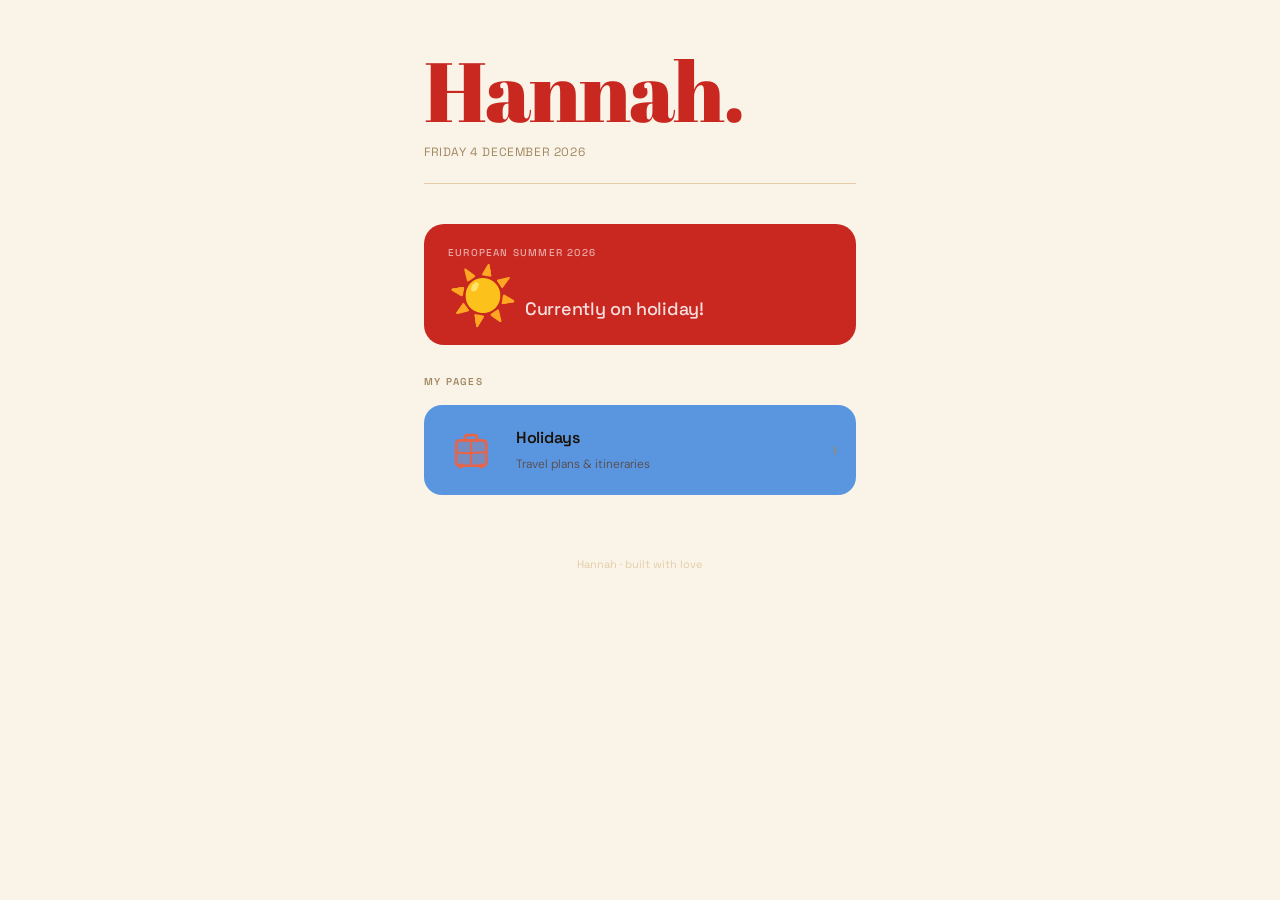
<file: index.html>
<!DOCTYPE html>
<html lang="en">
<head>
  <meta charset="UTF-8">
  <meta name="viewport" content="width=device-width, initial-scale=1.0, viewport-fit=cover">
  <title>Hannah</title>
  <link rel="preconnect" href="https://fonts.googleapis.com">
  <link href="https://fonts.googleapis.com/css2?family=Abril+Fatface&family=Space+Grotesk:wght@400;500;600;700&family=DM+Sans:opsz,wght@9..40,300;9..40,400&display=swap" rel="stylesheet">
  <link rel="manifest" href="/manifest.json">
  <meta name="apple-mobile-web-app-capable" content="yes">
  <meta name="apple-mobile-web-app-status-bar-style" content="default">
  <meta name="apple-mobile-web-app-title" content="Hannah">
  <meta name="theme-color" content="#FAF4E8">
  <link rel="stylesheet" href="style.css">
  <style>
    .site-nav { display: none; }
    body { padding-top: env(safe-area-inset-top, 0px); }

    /* ---- Header ---- */
    .home-header {
      padding: 52px 24px 20px;
      max-width: 480px;
      margin: 0 auto;
      animation: fadeUp 0.6s ease both;
    }

    .greeting-name {
      font-family: 'Abril Fatface', serif;
      font-weight: 400;
      font-size: 84px;
      color: var(--accent-warm);
      letter-spacing: -2px;
      line-height: 0.9;
      margin-bottom: 14px;
    }

    .home-date {
      font-family: var(--font-heading);
      font-size: 12px;
      font-weight: 400;
      color: var(--subtitle);
      letter-spacing: 0.6px;
      text-transform: uppercase;
    }

    .home-divider {
      height: 1px;
      background: var(--divider);
      margin: 20px 0 0;
    }

    /* ---- Countdown ---- */
    .countdown-wrap {
      max-width: 480px;
      margin: 0 auto;
      padding: 20px 24px 0;
      animation: fadeUp 0.6s ease 0.08s both;
    }

    .countdown-card {
      background: var(--accent-warm);
      border-radius: 20px;
      padding: 20px 24px;
      text-decoration: none;
      -webkit-tap-highlight-color: transparent;
      transition: transform 0.15s ease;
      display: block;
    }
    .countdown-card:active { transform: scale(0.97); }

    .countdown-label {
      font-family: var(--font-heading);
      font-size: 10px;
      font-weight: 500;
      color: rgba(255,255,255,0.6);
      text-transform: uppercase;
      letter-spacing: 1.2px;
      margin-bottom: 6px;
    }

    .countdown-main {
      display: flex;
      align-items: baseline;
      gap: 10px;
      flex-wrap: wrap;
    }

    .countdown-number {
      font-family: 'Space Grotesk', sans-serif;
      font-weight: 700;
      font-size: 56px;
      color: #fff;
      letter-spacing: -3px;
      line-height: 1;
    }

    .countdown-unit {
      font-family: 'Space Grotesk', sans-serif;
      font-weight: 500;
      font-size: 18px;
      color: rgba(255,255,255,0.85);
      letter-spacing: -0.3px;
    }

    /* ---- Pages section ---- */
    .sections-wrap {
      max-width: 480px;
      margin: 0 auto;
      padding: 28px 24px 60px;
      animation: fadeUp 0.6s ease 0.14s both;
    }

    .sections-label {
      font-family: var(--font-heading);
      font-size: 10px;
      font-weight: 600;
      color: var(--subtitle);
      text-transform: uppercase;
      letter-spacing: 1.4px;
      margin-bottom: 14px;
    }

    .sections-list {
      display: flex;
      flex-direction: column;
      gap: 10px;
    }

    /* ---- Tile (horizontal) ---- */
    .section-tile {
      border-radius: 18px;
      padding: 16px 18px;
      text-decoration: none;
      display: flex;
      align-items: center;
      gap: 16px;
      transition: transform 0.12s ease;
      -webkit-tap-highlight-color: transparent;
    }
    .section-tile:active { transform: scale(0.97); }
    .section-tile.coming-soon {
      opacity: 0.45;
      pointer-events: none;
    }

    .tile-icon-wrap {
      width: 58px;
      height: 58px;
      display: flex;
      align-items: center;
      justify-content: center;
      flex-shrink: 0;
    }

    .tile-content { flex: 1; min-width: 0; }

    .tile-title {
      font-family: var(--font-heading);
      font-size: 16px;
      font-weight: 600;
      color: var(--title);
      letter-spacing: -0.3px;
      margin-bottom: 2px;
    }

    .tile-desc {
      font-family: var(--font-body);
      font-size: 12px;
      font-weight: 300;
      color: var(--body);
      white-space: nowrap;
      overflow: hidden;
      text-overflow: ellipsis;
    }

    .tile-chevron {
      font-size: 22px;
      font-weight: 300;
      color: var(--subtitle);
      flex-shrink: 0;
      line-height: 1;
    }

    /* ---- Footer ---- */
    .home-footer {
      max-width: 480px;
      margin: 0 auto;
      padding: 0 24px 48px;
      font-family: var(--font-heading);
      font-size: 11px;
      font-weight: 400;
      color: var(--divider);
      text-align: center;
    }
  </style>
</head>
<body>

<nav class="site-nav"></nav>

<!-- Header -->
<div class="home-header">
  <div class="greeting-name">Hannah.</div>
  <div class="home-date" id="home-date"></div>
  <div class="home-divider"></div>
</div>

<!-- Countdown -->
<div class="countdown-wrap">
  <a class="countdown-card" href="holidays.html">
    <div class="countdown-label">European summer 2026</div>
    <div class="countdown-main">
      <span class="countdown-number" id="countdown-number">—</span>
      <span class="countdown-unit" id="countdown-unit"></span>
    </div>
  </a>
</div>

<!-- Pages -->
<div class="sections-wrap">
  <div class="sections-label">My pages</div>
  <div class="sections-list">

    <a class="section-tile" href="holidays.html" style="background:#5A96E0;">
      <div class="tile-icon-wrap">
        <!-- suitcase sketchy -->
        <svg width="42" height="42" viewBox="0 0 48 48" fill="none" xmlns="http://www.w3.org/2000/svg">
          <path d="M7 18 Q6.5 13 11 13 L37 13 Q42 13 41.5 18 L41.5 37 Q42 42 37 42 L11 42 Q6.5 42 7 37 Z" fill="#E86448" fill-opacity="0.2" stroke="#E86448" stroke-width="3" stroke-linejoin="round"/>
          <path d="M17.5 13 L17 9.5 Q17 7 20 7 L28 7 Q31 7 31 9.5 L30.5 13" stroke="#E86448" stroke-width="3" fill="none" stroke-linecap="round" stroke-linejoin="round"/>
          <path d="M7 26.5 Q18 28 24 27.5 Q33 27 41.5 26.5" stroke="#E86448" stroke-width="2.4" stroke-linecap="round"/>
          <path d="M24 13 Q24.5 27.5 24 42" stroke="#E86448" stroke-width="2.2" stroke-linecap="round"/>
          <circle cx="12.5" cy="42" r="3" fill="#E86448"/>
          <circle cx="35.5" cy="42" r="3" fill="#E86448"/>
        </svg>
      </div>
      <div class="tile-content">
        <div class="tile-title">Holidays</div>
        <div class="tile-desc">Travel plans &amp; itineraries</div>
      </div>
      <div class="tile-chevron">›</div>
    </a>

  </div>
</div>

<div class="home-footer">Hannah · built with love</div>

<script>
  const now = new Date();

  document.getElementById('home-date').textContent = now.toLocaleDateString('en-GB', {
    weekday: 'long', day: 'numeric', month: 'long', year: 'numeric'
  }).toUpperCase();

  const depart = new Date('2026-06-14');
  const days = Math.ceil((depart - now) / 86400000);
  const numEl = document.getElementById('countdown-number');
  const unitEl = document.getElementById('countdown-unit');

  if (days > 0) {
    const weeks = Math.floor(days / 7);
    const remainder = days % 7;
    if (weeks > 0 && remainder > 0) {
      numEl.textContent = weeks;
      unitEl.textContent = `week${weeks !== 1 ? 's' : ''} and ${remainder} day${remainder !== 1 ? 's' : ''} to go`;
    } else if (weeks > 0) {
      numEl.textContent = weeks;
      unitEl.textContent = `week${weeks !== 1 ? 's' : ''} to go`;
    } else {
      numEl.textContent = days;
      unitEl.textContent = `day${days !== 1 ? 's' : ''} to go`;
    }
  } else if (days === 0) {
    numEl.textContent = '✈️';
    unitEl.textContent = 'Today\'s the day!';
  } else {
    numEl.textContent = '☀️';
    unitEl.textContent = 'Currently on holiday!';
  }

  if ('serviceWorker' in navigator) {
    navigator.serviceWorker.register('/sw.js').catch(() => {});
  }
</script>

</body>
</html>
</file>
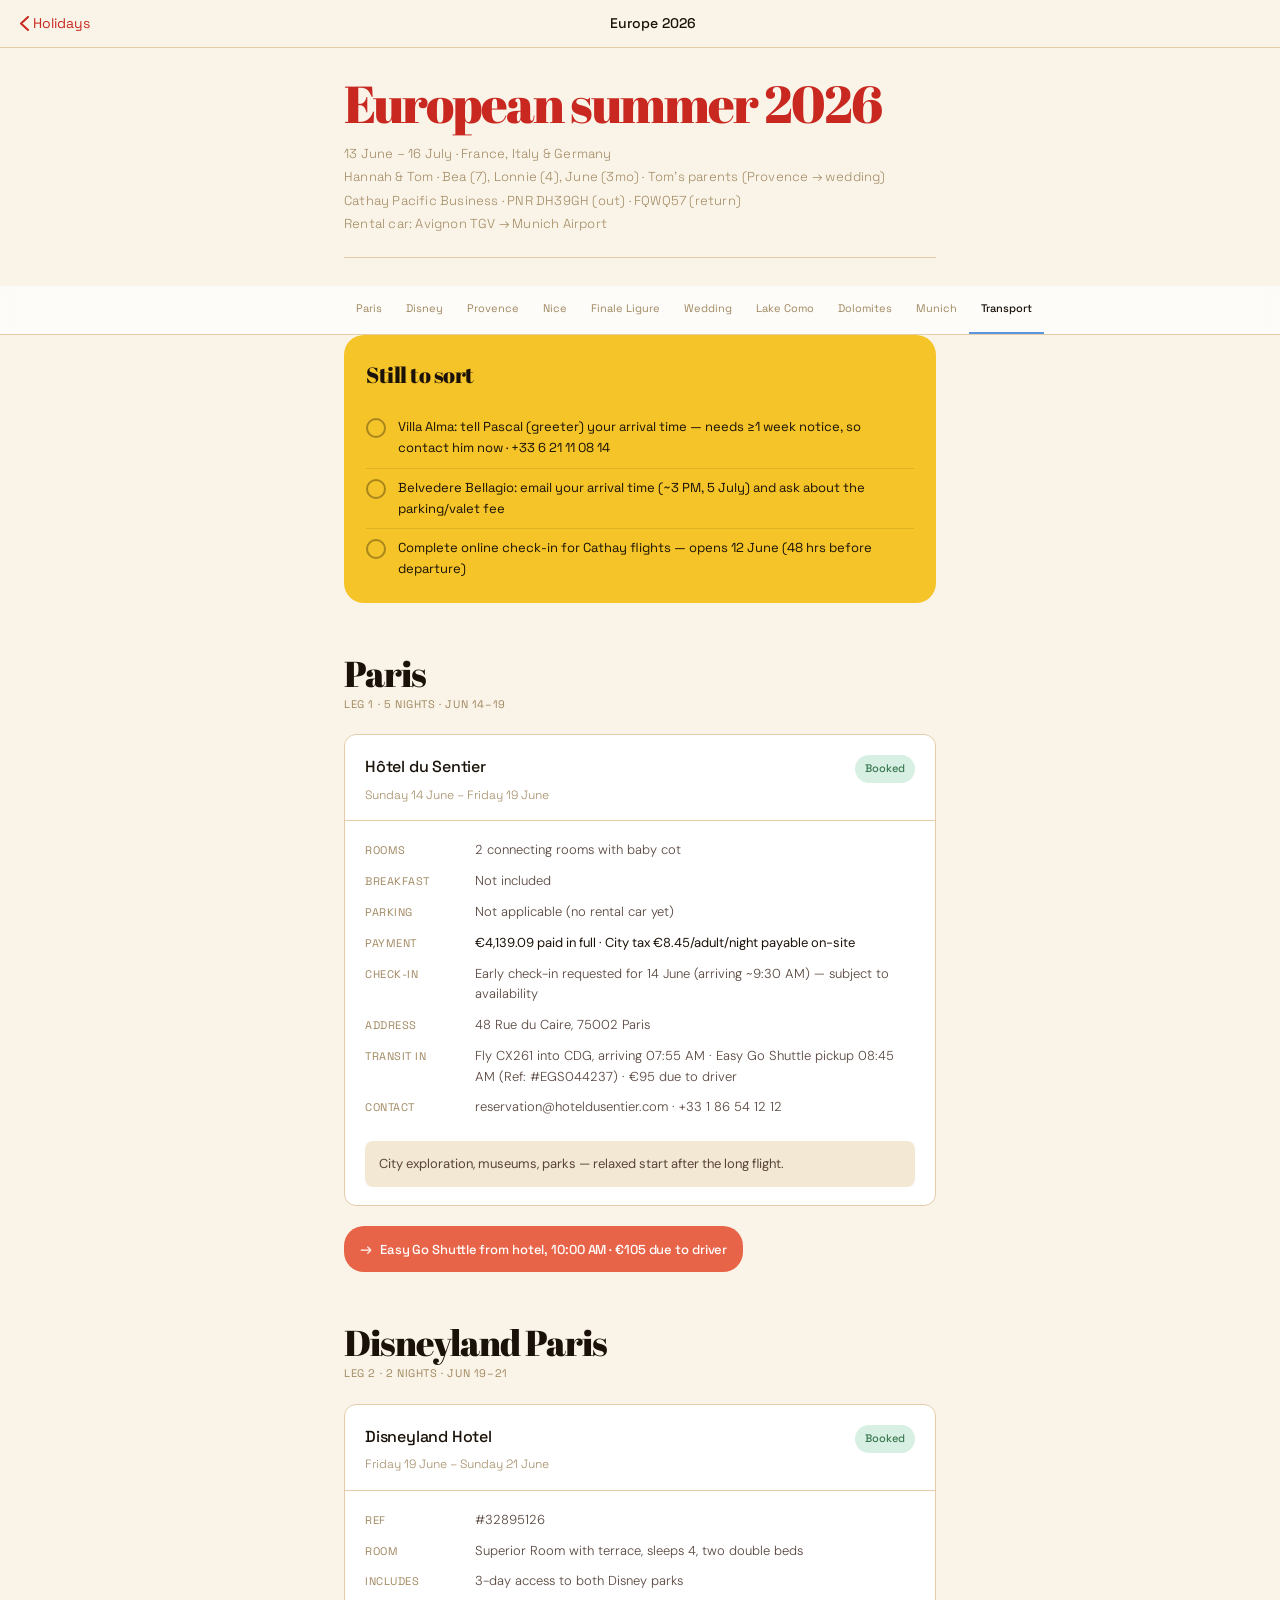
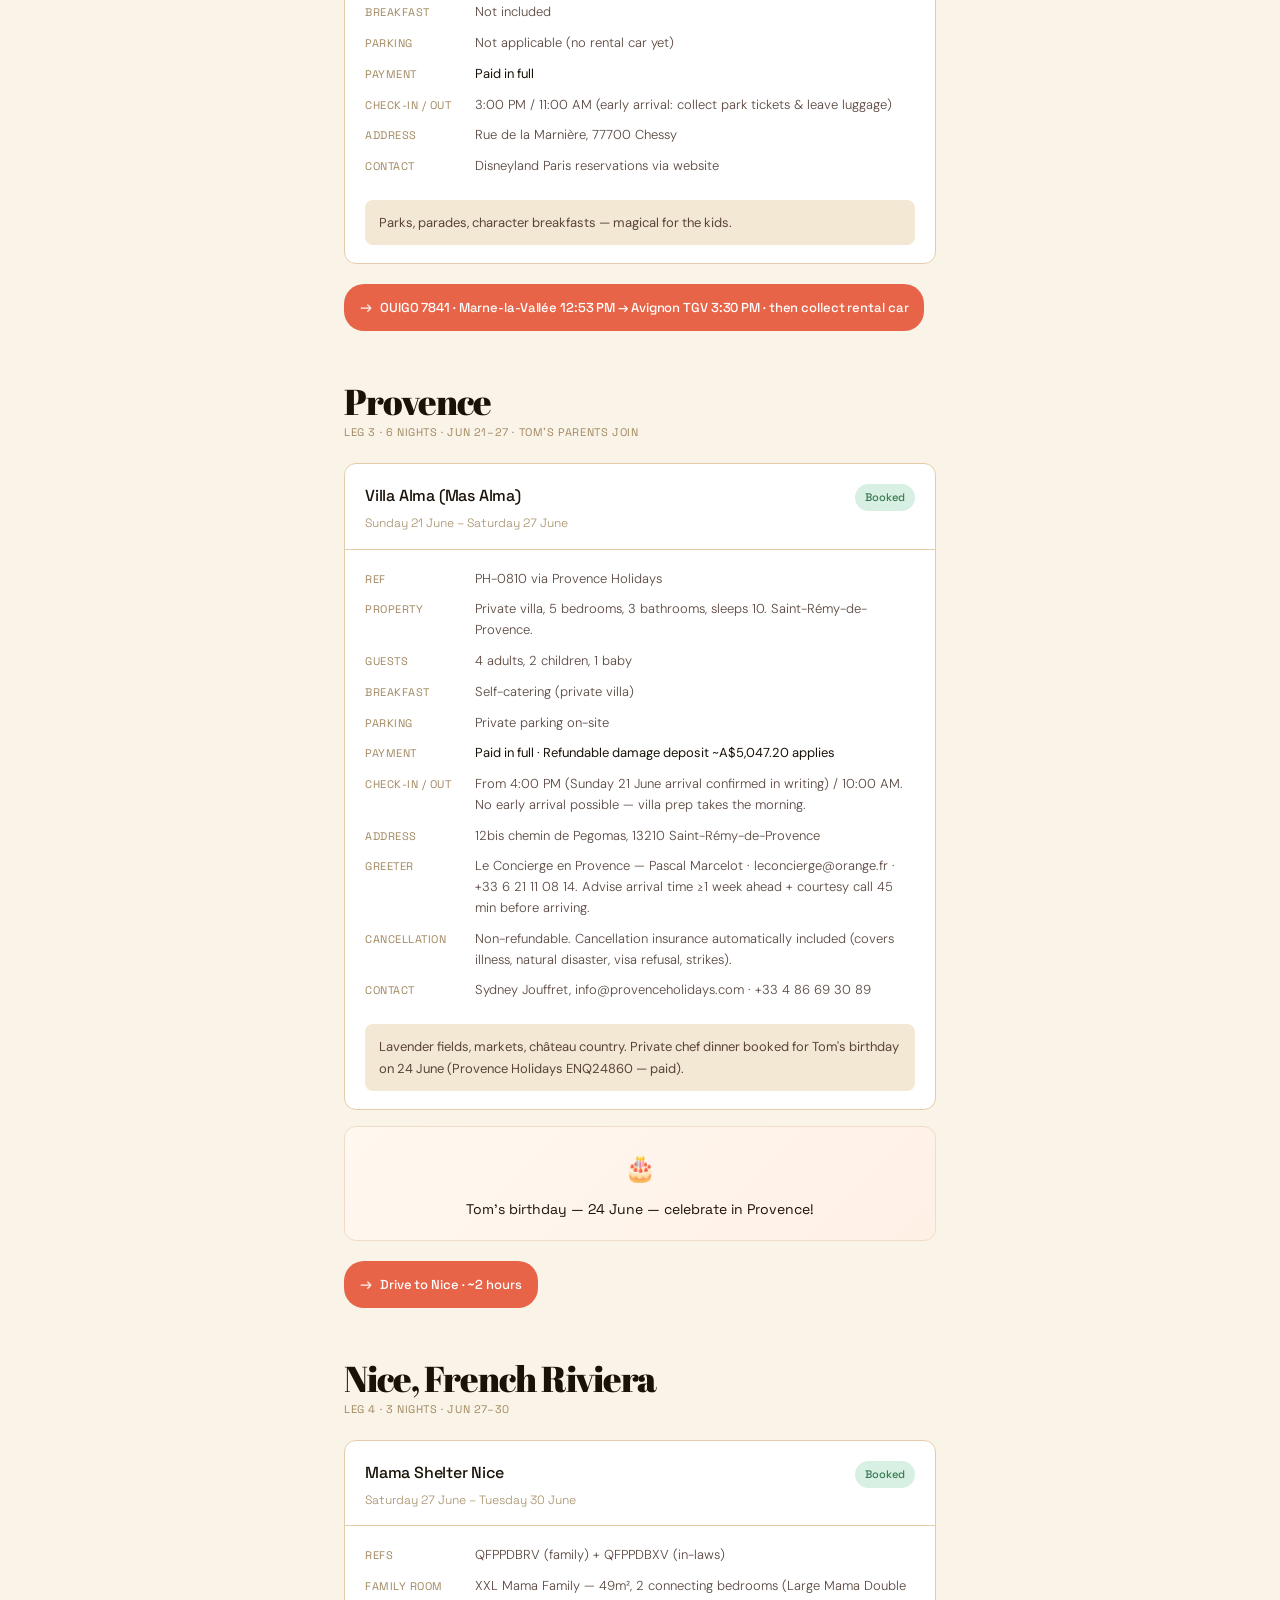
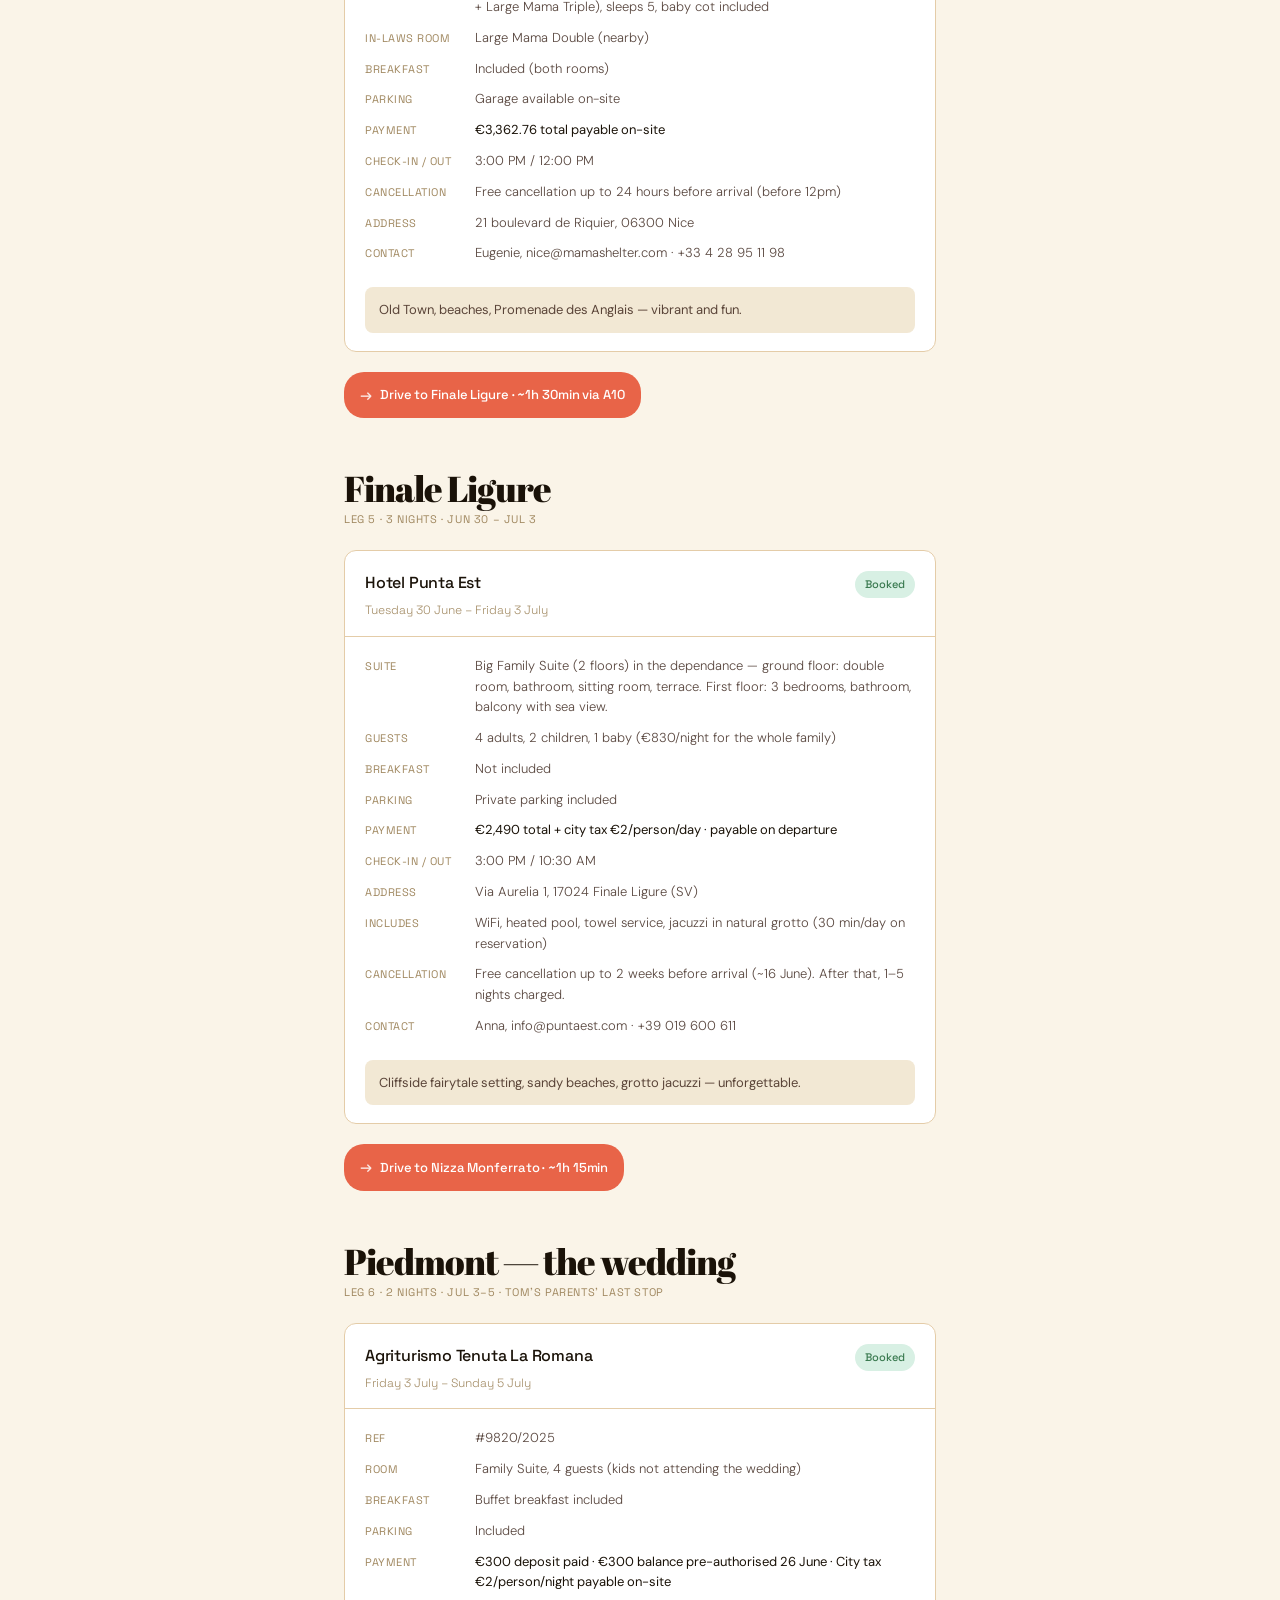
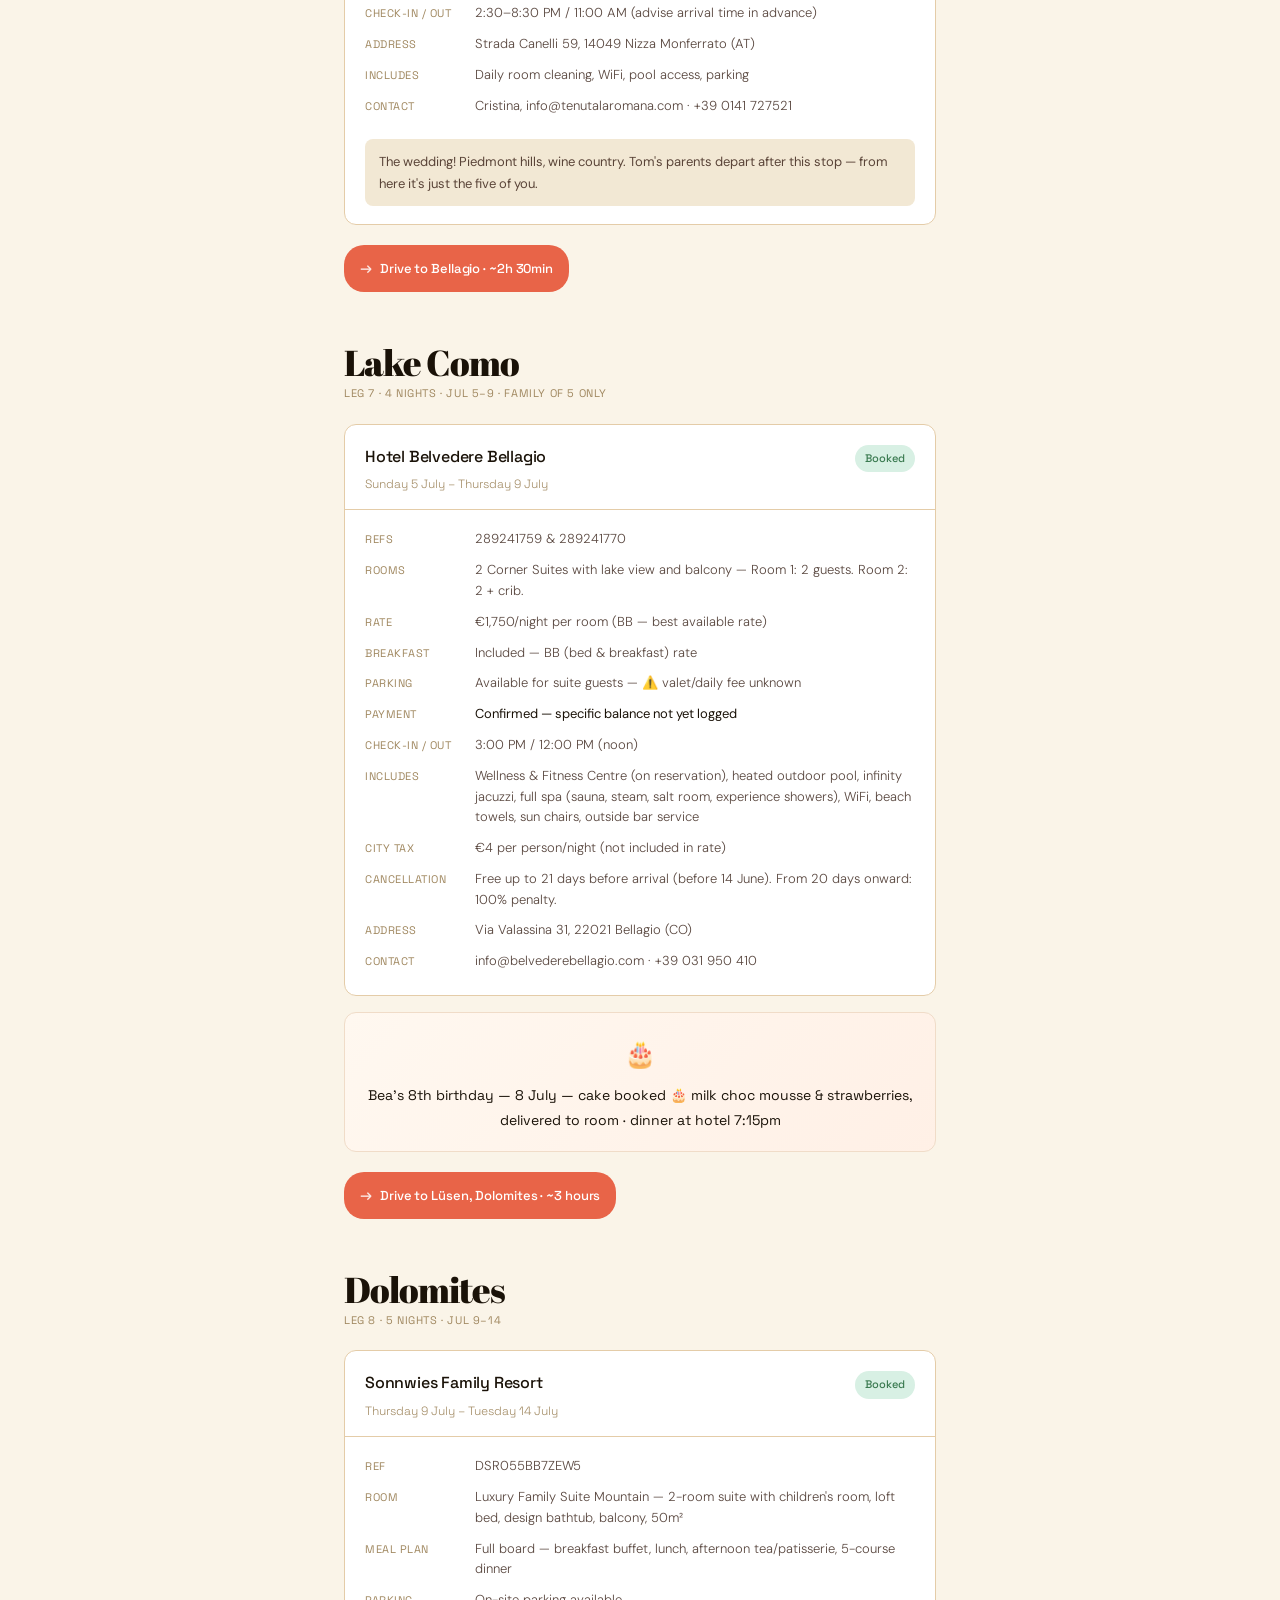
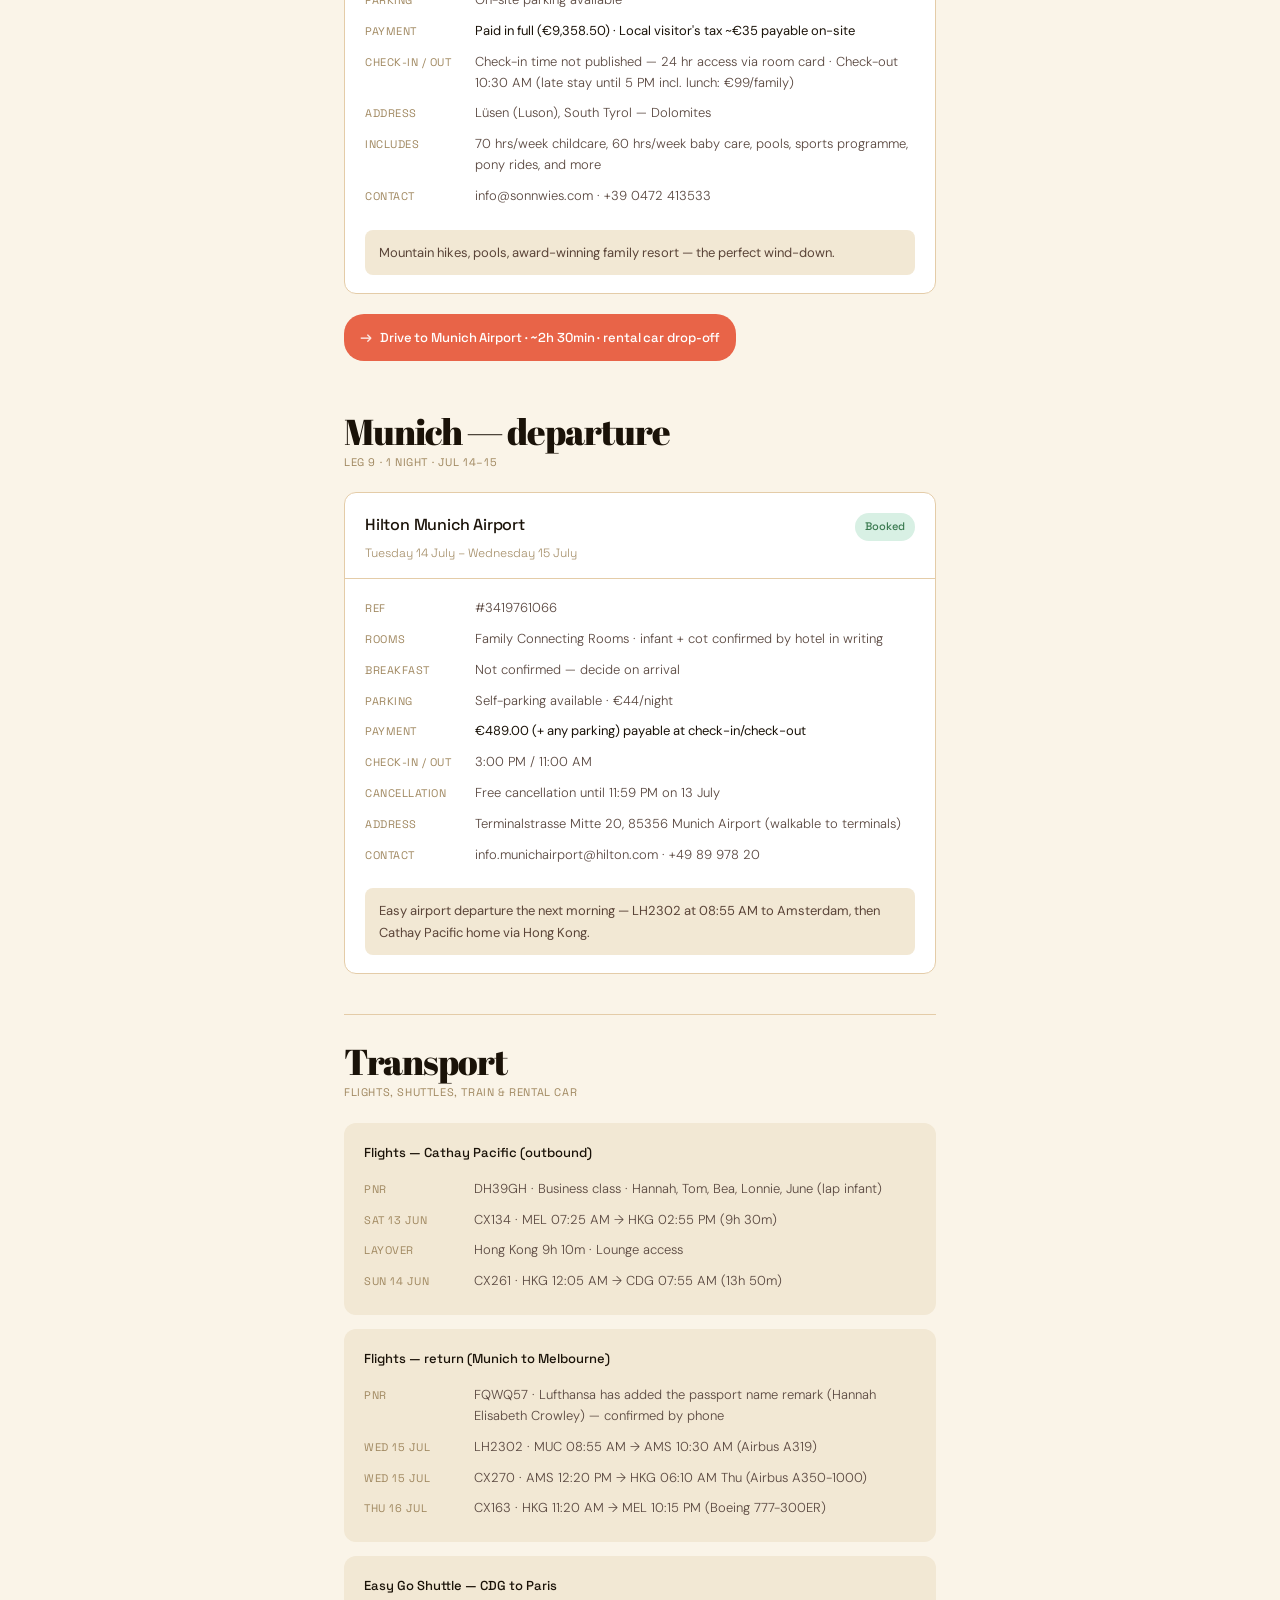
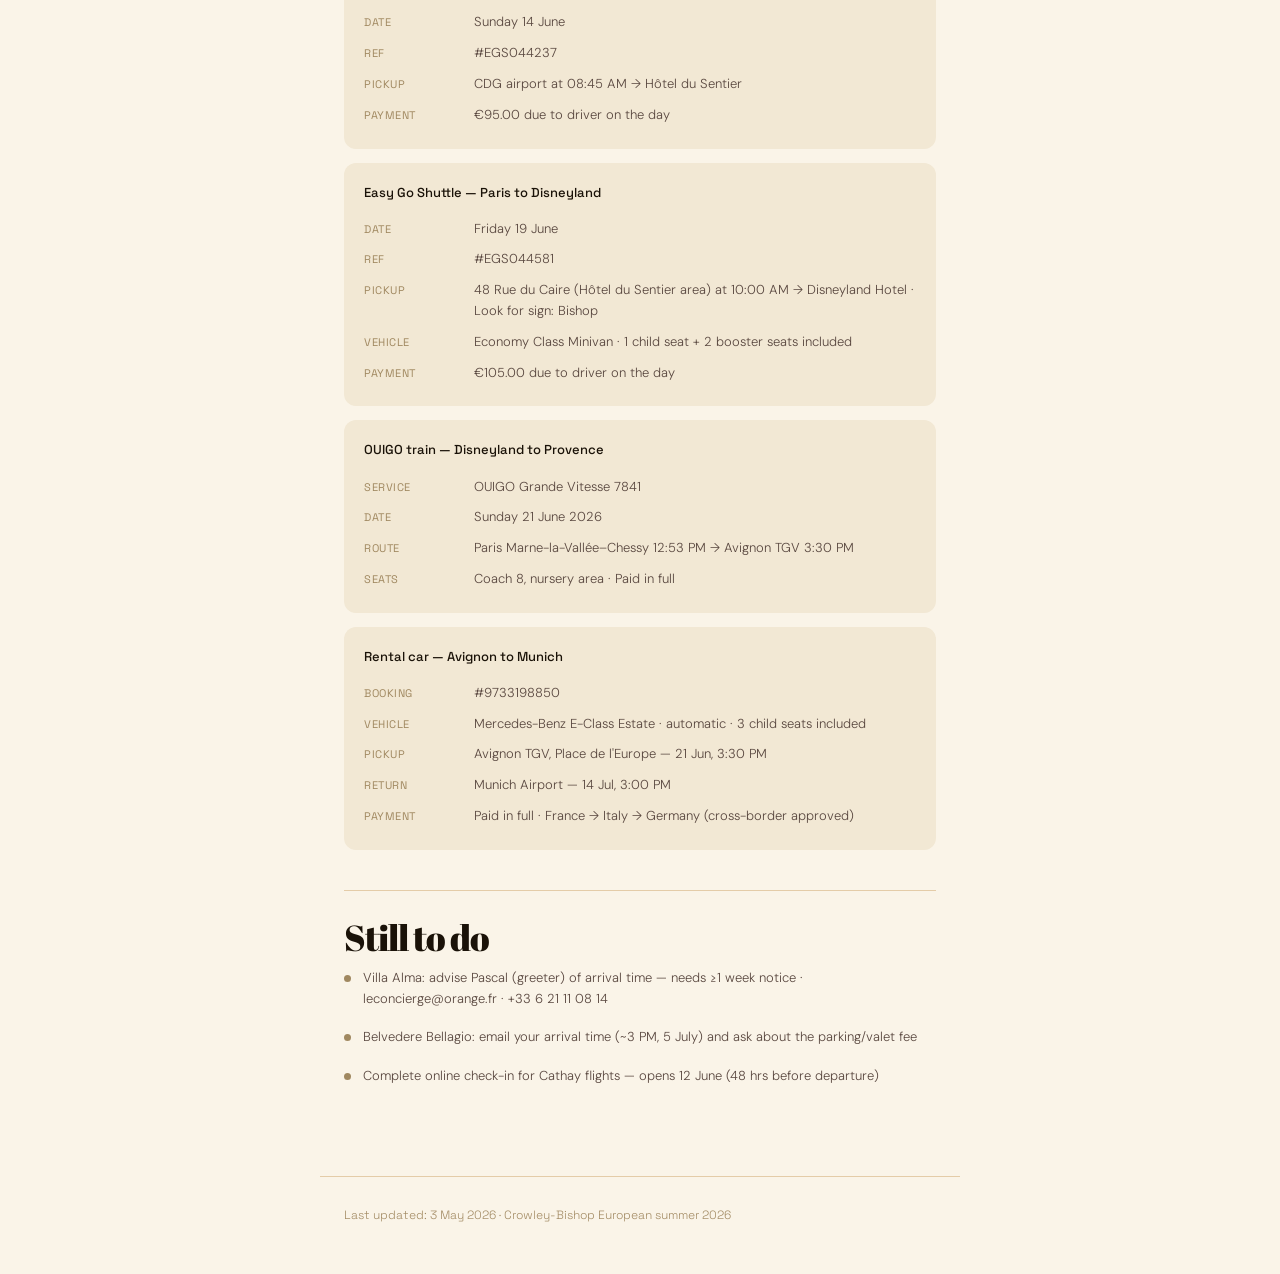
<file: europe-2026.html>
<!DOCTYPE html>
<html lang="en">
<head>
<meta charset="UTF-8">
<meta name="viewport" content="width=device-width, initial-scale=1.0, viewport-fit=cover">
<title>European Summer 2026 — Hannah</title>
<link rel="manifest" href="/manifest.json">
<meta name="apple-mobile-web-app-capable" content="yes">
<meta name="apple-mobile-web-app-status-bar-style" content="default">
<meta name="apple-mobile-web-app-title" content="Hannah">
<meta name="theme-color" content="#FDFCFA">
<link rel="preconnect" href="https://fonts.googleapis.com">
<link href="https://fonts.googleapis.com/css2?family=Abril+Fatface&family=Space+Grotesk:wght@400;500;600;700&family=DM+Sans:opsz,wght@9..40,300;9..40,400&display=swap" rel="stylesheet">
<link rel="stylesheet" href="style.css">
<style>
  /* --- HERO --- */
  .hero {
    padding: 32px 24px 28px;
    max-width: 640px;
    margin: 0 auto;
    animation: fadeUp 0.8s ease both;
  }
  .hero h1 {
    font-family: 'Abril Fatface', serif;
    font-weight: 400;
    font-size: 52px;
    color: var(--accent-warm);
    letter-spacing: -2px;
    line-height: 0.92;
    margin-bottom: 14px;
  }
  .hero .subtitle {
    font-family: var(--font-heading);
    font-weight: 300;
    font-size: 13px;
    color: var(--subtitle);
    letter-spacing: 0.2px;
    line-height: 1.8;
  }
  .hero .divider {
    width: 100%;
    height: 1px;
    background: var(--divider);
    margin: 22px 0 0;
  }

  /* --- ITINERARY NAV (scrollable, below site nav) --- */
  .sticky-nav {
    position: sticky;
    top: var(--nav-height);
    z-index: 100;
    background: rgba(253, 252, 250, 0.92);
    backdrop-filter: blur(12px);
    -webkit-backdrop-filter: blur(12px);
    border-bottom: 1px solid var(--divider);
    overflow-x: auto;
    scrollbar-width: none;
  }
  .sticky-nav::-webkit-scrollbar { display: none; }
  .nav-track {
    display: flex;
    gap: 0;
    max-width: 640px;
    margin: 0 auto;
    padding: 0 24px;
  }
  .nav-dot {
    flex-shrink: 0;
    padding: 13px 12px;
    font-family: var(--font-heading);
    font-size: 11px;
    font-weight: 400;
    color: var(--subtitle);
    cursor: pointer;
    border-bottom: 2px solid transparent;
    transition: all 0.3s ease;
    white-space: nowrap;
    text-decoration: none;
  }
  .nav-dot:hover, .nav-dot.active {
    color: var(--title);
    border-bottom-color: #5A96E0;
    font-weight: 500;
  }

  /* --- MAIN CONTENT --- */
  .content {
    max-width: 640px;
    margin: 0 auto;
    padding: 0 24px 80px;
  }

  /* --- SECTION HEADINGS --- */
  .section-heading {
    font-family: 'Abril Fatface', serif;
    font-weight: 400;
    font-size: 36px;
    color: var(--title);
    margin: 52px 0 4px;
    letter-spacing: -1px;
    line-height: 1;
  }
  .section-sub {
    font-family: var(--font-heading);
    font-weight: 400;
    font-size: 11px;
    color: var(--subtitle);
    margin-bottom: 20px;
    letter-spacing: 0.6px;
    text-transform: uppercase;
  }

  /* --- CARDS --- */
  .card {
    background: #fff;
    border: 1px solid var(--divider);
    border-radius: 12px;
    margin-bottom: 20px;
    overflow: hidden;
    animation: fadeUp 0.6s ease both;
  }
  .card-header {
    padding: 18px 20px 14px;
    display: flex;
    justify-content: space-between;
    align-items: flex-start;
    gap: 12px;
    border-bottom: 1px solid var(--divider);
  }
  .card-header-left { flex: 1; }
  .card-title {
    font-family: var(--font-heading);
    font-weight: 500;
    font-size: 16px;
    color: var(--title);
    letter-spacing: -0.2px;
  }
  .card-dates {
    font-family: var(--font-heading);
    font-weight: 300;
    font-size: 12px;
    color: var(--subtitle);
    margin-top: 3px;
  }
  .badge {
    font-family: var(--font-heading);
    font-size: 11px;
    font-weight: 500;
    padding: 4px 10px;
    border-radius: 20px;
    white-space: nowrap;
    flex-shrink: 0;
    margin-top: 2px;
  }
  .badge-booked { background: var(--badge-booked-bg); color: var(--badge-booked); }
  .badge-action { background: var(--badge-action-bg); color: var(--badge-action); }

  .card-body { padding: 14px 20px 18px; }
  .detail-row {
    display: flex;
    padding: 5px 0;
    gap: 14px;
    align-items: baseline;
  }
  .detail-label {
    font-family: var(--font-heading);
    font-weight: 400;
    font-size: 11px;
    color: var(--subtitle);
    text-transform: uppercase;
    letter-spacing: 0.5px;
    min-width: 96px;
    flex-shrink: 0;
  }
  .detail-value {
    font-size: 13px;
    color: var(--body);
    line-height: 1.6;
  }
  .detail-value.highlight {
    color: var(--title);
    font-weight: 400;
  }
  .card-note {
    background: var(--callout-bg);
    margin: 0 20px 18px;
    padding: 12px 14px;
    border-radius: 8px;
    font-size: 13px;
    font-weight: 400;
    color: var(--callout-text);
    line-height: 1.65;
  }

  /* --- TRANSIT PILLS --- */
  .transit {
    margin: 4px 0 28px;
  }
  .transit-line { display: none; }
  .transit-text {
    display: inline-flex;
    align-items: center;
    gap: 8px;
    font-family: var(--font-heading);
    font-size: 13px;
    font-weight: 500;
    color: #fff;
    background: #E86448;
    padding: 10px 16px;
    border-radius: 20px;
    letter-spacing: -0.1px;
  }
  .transit-text::before {
    content: "→";
    font-size: 15px;
    opacity: 0.85;
  }

  /* --- BIRTHDAY CALLOUT --- */
  .birthday-callout {
    background: linear-gradient(135deg, #FFF8F0 0%, #FFF0E6 100%);
    border: 1px solid #F0DCC8;
    border-radius: 12px;
    padding: 18px 20px;
    margin: -4px 0 20px;
    text-align: center;
  }
  .birthday-callout .emoji { font-size: 26px; margin-bottom: 6px; }
  .birthday-callout .text {
    font-family: var(--font-heading);
    font-size: 14px;
    font-weight: 400;
    color: var(--title);
  }

  /* --- INFO CARDS (transport section) --- */
  .info-card {
    background: var(--callout-bg);
    border-radius: 12px;
    padding: 18px 20px;
    margin-bottom: 14px;
  }
  .info-card-title {
    font-family: var(--font-heading);
    font-weight: 500;
    font-size: 13px;
    color: var(--title);
    margin-bottom: 10px;
  }

  /* --- TOP CHECKLIST CARD --- */
  .checklist-card {
    background: #F5C428;
    border-radius: 20px;
    padding: 20px 22px 14px;
    margin-bottom: 40px;
    animation: fadeUp 0.6s ease 0.05s both;
  }
  .checklist-card-title {
    font-family: 'Abril Fatface', serif;
    font-size: 22px;
    color: var(--title);
    letter-spacing: -0.5px;
    margin-bottom: 14px;
  }
  .check-item {
    display: flex;
    align-items: flex-start;
    gap: 12px;
    padding: 9px 0;
    border-bottom: 1px solid rgba(26,18,8,0.1);
    cursor: pointer;
    -webkit-tap-highlight-color: transparent;
  }
  .check-item:last-child { border-bottom: none; }
  .check-box {
    width: 20px;
    height: 20px;
    border-radius: 50%;
    border: 2.5px solid rgba(26,18,8,0.35);
    flex-shrink: 0;
    margin-top: 1px;
    display: flex;
    align-items: center;
    justify-content: center;
    transition: all 0.15s ease;
  }
  .check-box::after {
    content: '';
    width: 6px;
    height: 10px;
    border-right: 2.5px solid #fff;
    border-bottom: 2.5px solid #fff;
    transform: rotate(45deg) translateY(-1px);
    opacity: 0;
    transition: opacity 0.15s ease;
  }
  .check-item.done .check-box {
    background: var(--title);
    border-color: var(--title);
  }
  .check-item.done .check-box::after { opacity: 1; }
  .check-item.done .check-label {
    text-decoration: line-through;
    opacity: 0.45;
  }
  .check-label {
    font-family: var(--font-heading);
    font-size: 13px;
    font-weight: 400;
    color: var(--title);
    line-height: 1.6;
    flex: 1;
  }

  /* --- TODO LIST --- */
  .open-items {
    margin-top: 40px;
    padding-top: 28px;
    border-top: 1px solid var(--divider);
  }
  .todo-item {
    display: flex;
    gap: 12px;
    padding: 9px 0;
    align-items: flex-start;
  }
  .todo-dot {
    width: 7px;
    height: 7px;
    border-radius: 50%;
    margin-top: 7px;
    flex-shrink: 0;
    background: var(--subtitle);
  }
  .todo-text { font-size: 13px; line-height: 1.6; }

  /* --- FOOTER --- */
  .footer {
    max-width: 640px;
    margin: 0 auto;
    padding: 28px 24px 48px;
    border-top: 1px solid var(--divider);
    font-family: var(--font-heading);
    font-size: 12px;
    font-weight: 300;
    color: var(--subtitle);
  }

  /* --- RESPONSIVE --- */
  @media (max-width: 480px) {
    .hero { padding: 28px 20px 22px; }
    .hero h1 { font-size: 22px; }
    .content { padding: 0 20px 60px; }
    .nav-track { padding: 0 16px; }
    .card-header { padding: 14px 16px 12px; }
    .card-body { padding: 12px 16px 16px; }
    .card-note { margin: 0 16px 16px; }
    .detail-row { flex-direction: column; gap: 2px; }
    .detail-label { min-width: unset; }
    .info-card { padding: 16px; }
  }
</style>
</head>
<body>

<!-- Site nav -->
<nav class="site-nav">
  <a class="site-nav-back" href="holidays.html">
    <svg viewBox="0 0 9 15"><polyline points="8,1 1,7.5 8,14"/></svg>
    Holidays
  </a>
  <span class="site-nav-title">Europe 2026</span>
</nav>

<!-- HERO -->
<div class="hero">
  <h1>European summer 2026</h1>
  <div class="subtitle">
    13 June – 16 July  ·  France, Italy &amp; Germany<br>
    Hannah &amp; Tom  ·  Bea (7), Lonnie (4), June (3mo)  ·  Tom's parents (Provence → wedding)<br>
    Cathay Pacific Business · PNR DH39GH (out) · FQWQ57 (return)<br>
    Rental car: Avignon TGV → Munich Airport
  </div>
  <div class="divider"></div>
</div>

<!-- ITINERARY NAV -->
<nav class="sticky-nav">
  <div class="nav-track">
    <a class="nav-dot" href="#paris">Paris</a>
    <a class="nav-dot" href="#disney">Disney</a>
    <a class="nav-dot" href="#provence">Provence</a>
    <a class="nav-dot" href="#nice">Nice</a>
    <a class="nav-dot" href="#finale">Finale Ligure</a>
    <a class="nav-dot" href="#wedding">Wedding</a>
    <a class="nav-dot" href="#como">Lake Como</a>
    <a class="nav-dot" href="#dolomites">Dolomites</a>
    <a class="nav-dot" href="#munich">Munich</a>
    <a class="nav-dot" href="#transport">Transport</a>
  </div>
</nav>

<div class="content">

  <!-- TOP CHECKLIST -->
  <div class="checklist-card">
    <div class="checklist-card-title">Still to sort</div>
    <div class="check-item" data-id="c7">
      <div class="check-box"></div>
      <span class="check-label">Villa Alma: tell Pascal (greeter) your arrival time — needs ≥1 week notice, so contact him now · +33 6 21 11 08 14</span>
    </div>
    <div class="check-item" data-id="c3">
      <div class="check-box"></div>
      <span class="check-label">Belvedere Bellagio: email your arrival time (~3 PM, 5 July) and ask about the parking/valet fee</span>
    </div>
    <div class="check-item" data-id="c5">
      <div class="check-box"></div>
      <span class="check-label">Complete online check-in for Cathay flights — opens 12 June (48 hrs before departure)</span>
    </div>
  </div>

  <!-- 1. PARIS -->
  <div id="paris">
    <h2 class="section-heading">Paris</h2>
    <div class="section-sub">Leg 1  ·  5 nights  ·  Jun 14–19</div>
  </div>

  <div class="card" style="animation-delay:0.05s">
    <div class="card-header">
      <div class="card-header-left">
        <div class="card-title">Hôtel du Sentier</div>
        <div class="card-dates">Sunday 14 June – Friday 19 June</div>
      </div>
      <span class="badge badge-booked">Booked</span>
    </div>
    <div class="card-body">
      <div class="detail-row"><span class="detail-label">Rooms</span><span class="detail-value">2 connecting rooms with baby cot</span></div>
      <div class="detail-row"><span class="detail-label">Breakfast</span><span class="detail-value">Not included</span></div>
      <div class="detail-row"><span class="detail-label">Parking</span><span class="detail-value">Not applicable (no rental car yet)</span></div>
      <div class="detail-row"><span class="detail-label">Payment</span><span class="detail-value highlight">€4,139.09 paid in full · City tax €8.45/adult/night payable on-site</span></div>
      <div class="detail-row"><span class="detail-label">Check-in</span><span class="detail-value">Early check-in requested for 14 June (arriving ~9:30 AM) — subject to availability</span></div>
      <div class="detail-row"><span class="detail-label">Address</span><span class="detail-value">48 Rue du Caire, 75002 Paris</span></div>
      <div class="detail-row"><span class="detail-label">Transit in</span><span class="detail-value">Fly CX261 into CDG, arriving 07:55 AM · Easy Go Shuttle pickup 08:45 AM (Ref: #EGS044237) · €95 due to driver</span></div>
      <div class="detail-row"><span class="detail-label">Contact</span><span class="detail-value">reservation@hoteldusentier.com · +33 1 86 54 12 12</span></div>
    </div>
    <div class="card-note">City exploration, museums, parks — relaxed start after the long flight.</div>
  </div>

  <div class="transit">
    <div class="transit-line"></div>
    <span class="transit-text">Easy Go Shuttle from hotel, 10:00 AM · €105 due to driver</span>
  </div>

  <!-- 2. DISNEYLAND -->
  <div id="disney">
    <h2 class="section-heading">Disneyland Paris</h2>
    <div class="section-sub">Leg 2  ·  2 nights  ·  Jun 19–21</div>
  </div>

  <div class="card" style="animation-delay:0.1s">
    <div class="card-header">
      <div class="card-header-left">
        <div class="card-title">Disneyland Hotel</div>
        <div class="card-dates">Friday 19 June – Sunday 21 June</div>
      </div>
      <span class="badge badge-booked">Booked</span>
    </div>
    <div class="card-body">
      <div class="detail-row"><span class="detail-label">Ref</span><span class="detail-value">#32895126</span></div>
      <div class="detail-row"><span class="detail-label">Room</span><span class="detail-value">Superior Room with terrace, sleeps 4, two double beds</span></div>
      <div class="detail-row"><span class="detail-label">Includes</span><span class="detail-value">3-day access to both Disney parks</span></div>
      <div class="detail-row"><span class="detail-label">Breakfast</span><span class="detail-value">Not included</span></div>
      <div class="detail-row"><span class="detail-label">Parking</span><span class="detail-value">Not applicable (no rental car yet)</span></div>
      <div class="detail-row"><span class="detail-label">Payment</span><span class="detail-value highlight">Paid in full</span></div>
      <div class="detail-row"><span class="detail-label">Check-in / out</span><span class="detail-value">3:00 PM / 11:00 AM (early arrival: collect park tickets &amp; leave luggage)</span></div>
      <div class="detail-row"><span class="detail-label">Address</span><span class="detail-value">Rue de la Marnière, 77700 Chessy</span></div>
      <div class="detail-row"><span class="detail-label">Contact</span><span class="detail-value">Disneyland Paris reservations via website</span></div>
    </div>
    <div class="card-note">Parks, parades, character breakfasts — magical for the kids.</div>
  </div>

  <div class="transit">
    <div class="transit-line"></div>
    <span class="transit-text">OUIGO 7841 · Marne-la-Vallée 12:53 PM → Avignon TGV 3:30 PM · then collect rental car</span>
  </div>

  <!-- 3. PROVENCE -->
  <div id="provence">
    <h2 class="section-heading">Provence</h2>
    <div class="section-sub">Leg 3  ·  6 nights  ·  Jun 21–27  ·  Tom's parents join</div>
  </div>

  <div class="card" style="animation-delay:0.15s">
    <div class="card-header">
      <div class="card-header-left">
        <div class="card-title">Villa Alma (Mas Alma)</div>
        <div class="card-dates">Sunday 21 June – Saturday 27 June</div>
      </div>
      <span class="badge badge-booked">Booked</span>
    </div>
    <div class="card-body">
      <div class="detail-row"><span class="detail-label">Ref</span><span class="detail-value">PH-0810 via Provence Holidays</span></div>
      <div class="detail-row"><span class="detail-label">Property</span><span class="detail-value">Private villa, 5 bedrooms, 3 bathrooms, sleeps 10. Saint-Rémy-de-Provence.</span></div>
      <div class="detail-row"><span class="detail-label">Guests</span><span class="detail-value">4 adults, 2 children, 1 baby</span></div>
      <div class="detail-row"><span class="detail-label">Breakfast</span><span class="detail-value">Self-catering (private villa)</span></div>
      <div class="detail-row"><span class="detail-label">Parking</span><span class="detail-value">Private parking on-site</span></div>
      <div class="detail-row"><span class="detail-label">Payment</span><span class="detail-value highlight">Paid in full · Refundable damage deposit ~A$5,047.20 applies</span></div>
      <div class="detail-row"><span class="detail-label">Check-in / out</span><span class="detail-value">From 4:00 PM (Sunday 21 June arrival confirmed in writing) / 10:00 AM. No early arrival possible — villa prep takes the morning.</span></div>
      <div class="detail-row"><span class="detail-label">Address</span><span class="detail-value">12bis chemin de Pegomas, 13210 Saint-Rémy-de-Provence</span></div>
      <div class="detail-row"><span class="detail-label">Greeter</span><span class="detail-value">Le Concierge en Provence — Pascal Marcelot · leconcierge@orange.fr · +33 6 21 11 08 14. Advise arrival time ≥1 week ahead + courtesy call 45 min before arriving.</span></div>
      <div class="detail-row"><span class="detail-label">Cancellation</span><span class="detail-value">Non-refundable. Cancellation insurance automatically included (covers illness, natural disaster, visa refusal, strikes).</span></div>
      <div class="detail-row"><span class="detail-label">Contact</span><span class="detail-value">Sydney Jouffret, info@provenceholidays.com · +33 4 86 69 30 89</span></div>
    </div>
    <div class="card-note">Lavender fields, markets, château country. Private chef dinner booked for Tom's birthday on 24 June (Provence Holidays ENQ24860 — paid).</div>
  </div>

  <div class="birthday-callout">
    <div class="emoji">🎂</div>
    <div class="text">Tom's birthday — 24 June — celebrate in Provence!</div>
  </div>

  <div class="transit">
    <div class="transit-line"></div>
    <span class="transit-text">Drive to Nice · ~2 hours</span>
  </div>

  <!-- 4. NICE -->
  <div id="nice">
    <h2 class="section-heading">Nice, French Riviera</h2>
    <div class="section-sub">Leg 4  ·  3 nights  ·  Jun 27–30</div>
  </div>

  <div class="card" style="animation-delay:0.2s">
    <div class="card-header">
      <div class="card-header-left">
        <div class="card-title">Mama Shelter Nice</div>
        <div class="card-dates">Saturday 27 June – Tuesday 30 June</div>
      </div>
      <span class="badge badge-booked">Booked</span>
    </div>
    <div class="card-body">
      <div class="detail-row"><span class="detail-label">Refs</span><span class="detail-value">QFPPDBRV (family) + QFPPDBXV (in-laws)</span></div>
      <div class="detail-row"><span class="detail-label">Family room</span><span class="detail-value">XXL Mama Family — 49m², 2 connecting bedrooms (Large Mama Double + Large Mama Triple), sleeps 5, baby cot included</span></div>
      <div class="detail-row"><span class="detail-label">In-laws room</span><span class="detail-value">Large Mama Double (nearby)</span></div>
      <div class="detail-row"><span class="detail-label">Breakfast</span><span class="detail-value">Included (both rooms)</span></div>
      <div class="detail-row"><span class="detail-label">Parking</span><span class="detail-value">Garage available on-site</span></div>
      <div class="detail-row"><span class="detail-label">Payment</span><span class="detail-value highlight">€3,362.76 total payable on-site</span></div>
      <div class="detail-row"><span class="detail-label">Check-in / out</span><span class="detail-value">3:00 PM / 12:00 PM</span></div>
      <div class="detail-row"><span class="detail-label">Cancellation</span><span class="detail-value">Free cancellation up to 24 hours before arrival (before 12pm)</span></div>
      <div class="detail-row"><span class="detail-label">Address</span><span class="detail-value">21 boulevard de Riquier, 06300 Nice</span></div>
      <div class="detail-row"><span class="detail-label">Contact</span><span class="detail-value">Eugenie, nice@mamashelter.com · +33 4 28 95 11 98</span></div>
    </div>
    <div class="card-note">Old Town, beaches, Promenade des Anglais — vibrant and fun.</div>
  </div>

  <div class="transit">
    <div class="transit-line"></div>
    <span class="transit-text">Drive to Finale Ligure · ~1h 30min via A10</span>
  </div>

  <!-- 5. FINALE LIGURE -->
  <div id="finale">
    <h2 class="section-heading">Finale Ligure</h2>
    <div class="section-sub">Leg 5  ·  3 nights  ·  Jun 30 – Jul 3</div>
  </div>

  <div class="card" style="animation-delay:0.25s">
    <div class="card-header">
      <div class="card-header-left">
        <div class="card-title">Hotel Punta Est</div>
        <div class="card-dates">Tuesday 30 June – Friday 3 July</div>
      </div>
      <span class="badge badge-booked">Booked</span>
    </div>
    <div class="card-body">
      <div class="detail-row"><span class="detail-label">Suite</span><span class="detail-value">Big Family Suite (2 floors) in the dependance — ground floor: double room, bathroom, sitting room, terrace. First floor: 3 bedrooms, bathroom, balcony with sea view.</span></div>
      <div class="detail-row"><span class="detail-label">Guests</span><span class="detail-value">4 adults, 2 children, 1 baby (€830/night for the whole family)</span></div>
      <div class="detail-row"><span class="detail-label">Breakfast</span><span class="detail-value">Not included</span></div>
      <div class="detail-row"><span class="detail-label">Parking</span><span class="detail-value">Private parking included</span></div>
      <div class="detail-row"><span class="detail-label">Payment</span><span class="detail-value highlight">€2,490 total + city tax €2/person/day · payable on departure</span></div>
      <div class="detail-row"><span class="detail-label">Check-in / out</span><span class="detail-value">3:00 PM / 10:30 AM</span></div>
      <div class="detail-row"><span class="detail-label">Address</span><span class="detail-value">Via Aurelia 1, 17024 Finale Ligure (SV)</span></div>
      <div class="detail-row"><span class="detail-label">Includes</span><span class="detail-value">WiFi, heated pool, towel service, jacuzzi in natural grotto (30 min/day on reservation)</span></div>
      <div class="detail-row"><span class="detail-label">Cancellation</span><span class="detail-value">Free cancellation up to 2 weeks before arrival (~16 June). After that, 1–5 nights charged.</span></div>
      <div class="detail-row"><span class="detail-label">Contact</span><span class="detail-value">Anna, info@puntaest.com · +39 019 600 611</span></div>
    </div>
    <div class="card-note">Cliffside fairytale setting, sandy beaches, grotto jacuzzi — unforgettable.</div>
  </div>

  <div class="transit">
    <div class="transit-line"></div>
    <span class="transit-text">Drive to Nizza Monferrato · ~1h 15min</span>
  </div>

  <!-- 6. WEDDING -->
  <div id="wedding">
    <h2 class="section-heading">Piedmont — the wedding</h2>
    <div class="section-sub">Leg 6  ·  2 nights  ·  Jul 3–5  ·  Tom's parents' last stop</div>
  </div>

  <div class="card" style="animation-delay:0.3s">
    <div class="card-header">
      <div class="card-header-left">
        <div class="card-title">Agriturismo Tenuta La Romana</div>
        <div class="card-dates">Friday 3 July – Sunday 5 July</div>
      </div>
      <span class="badge badge-booked">Booked</span>
    </div>
    <div class="card-body">
      <div class="detail-row"><span class="detail-label">Ref</span><span class="detail-value">#9820/2025</span></div>
      <div class="detail-row"><span class="detail-label">Room</span><span class="detail-value">Family Suite, 4 guests (kids not attending the wedding)</span></div>
      <div class="detail-row"><span class="detail-label">Breakfast</span><span class="detail-value">Buffet breakfast included</span></div>
      <div class="detail-row"><span class="detail-label">Parking</span><span class="detail-value">Included</span></div>
      <div class="detail-row"><span class="detail-label">Payment</span><span class="detail-value highlight">€300 deposit paid · €300 balance pre-authorised 26 June · City tax €2/person/night payable on-site</span></div>
      <div class="detail-row"><span class="detail-label">Check-in / out</span><span class="detail-value">2:30–8:30 PM / 11:00 AM (advise arrival time in advance)</span></div>
      <div class="detail-row"><span class="detail-label">Address</span><span class="detail-value">Strada Canelli 59, 14049 Nizza Monferrato (AT)</span></div>
      <div class="detail-row"><span class="detail-label">Includes</span><span class="detail-value">Daily room cleaning, WiFi, pool access, parking</span></div>
      <div class="detail-row"><span class="detail-label">Contact</span><span class="detail-value">Cristina, info@tenutalaromana.com · +39 0141 727521</span></div>
    </div>
    <div class="card-note">The wedding! Piedmont hills, wine country. Tom's parents depart after this stop — from here it's just the five of you.</div>
  </div>

  <div class="transit">
    <div class="transit-line"></div>
    <span class="transit-text">Drive to Bellagio · ~2h 30min</span>
  </div>

  <!-- 7. LAKE COMO -->
  <div id="como">
    <h2 class="section-heading">Lake Como</h2>
    <div class="section-sub">Leg 7  ·  4 nights  ·  Jul 5–9  ·  Family of 5 only</div>
  </div>

  <div class="card" style="animation-delay:0.35s">
    <div class="card-header">
      <div class="card-header-left">
        <div class="card-title">Hotel Belvedere Bellagio</div>
        <div class="card-dates">Sunday 5 July – Thursday 9 July</div>
      </div>
      <span class="badge badge-booked">Booked</span>
    </div>
    <div class="card-body">
      <div class="detail-row"><span class="detail-label">Refs</span><span class="detail-value">289241759 &amp; 289241770</span></div>
      <div class="detail-row"><span class="detail-label">Rooms</span><span class="detail-value">2 Corner Suites with lake view and balcony — Room 1: 2 guests. Room 2: 2 + crib.</span></div>
      <div class="detail-row"><span class="detail-label">Rate</span><span class="detail-value">€1,750/night per room (BB — best available rate)</span></div>
      <div class="detail-row"><span class="detail-label">Breakfast</span><span class="detail-value">Included — BB (bed &amp; breakfast) rate</span></div>
      <div class="detail-row"><span class="detail-label">Parking</span><span class="detail-value">Available for suite guests — ⚠️ valet/daily fee unknown</span></div>
      <div class="detail-row"><span class="detail-label">Payment</span><span class="detail-value highlight">Confirmed — specific balance not yet logged</span></div>
      <div class="detail-row"><span class="detail-label">Check-in / out</span><span class="detail-value">3:00 PM / 12:00 PM (noon)</span></div>
      <div class="detail-row"><span class="detail-label">Includes</span><span class="detail-value">Wellness &amp; Fitness Centre (on reservation), heated outdoor pool, infinity jacuzzi, full spa (sauna, steam, salt room, experience showers), WiFi, beach towels, sun chairs, outside bar service</span></div>
      <div class="detail-row"><span class="detail-label">City tax</span><span class="detail-value">€4 per person/night (not included in rate)</span></div>
      <div class="detail-row"><span class="detail-label">Cancellation</span><span class="detail-value">Free up to 21 days before arrival (before 14 June). From 20 days onward: 100% penalty.</span></div>
      <div class="detail-row"><span class="detail-label">Address</span><span class="detail-value">Via Valassina 31, 22021 Bellagio (CO)</span></div>
      <div class="detail-row"><span class="detail-label">Contact</span><span class="detail-value">info@belvederebellagio.com · +39 031 950 410</span></div>
    </div>
  </div>

  <div class="birthday-callout">
    <div class="emoji">🎂</div>
    <div class="text">Bea's 8th birthday — 8 July — cake booked 🎂 milk choc mousse &amp; strawberries, delivered to room · dinner at hotel 7:15pm</div>
  </div>

  <div class="transit">
    <div class="transit-line"></div>
    <span class="transit-text">Drive to Lüsen, Dolomites · ~3 hours</span>
  </div>

  <!-- 8. DOLOMITES -->
  <div id="dolomites">
    <h2 class="section-heading">Dolomites</h2>
    <div class="section-sub">Leg 8  ·  5 nights  ·  Jul 9–14</div>
  </div>

  <div class="card" style="animation-delay:0.4s">
    <div class="card-header">
      <div class="card-header-left">
        <div class="card-title">Sonnwies Family Resort</div>
        <div class="card-dates">Thursday 9 July – Tuesday 14 July</div>
      </div>
      <span class="badge badge-booked">Booked</span>
    </div>
    <div class="card-body">
      <div class="detail-row"><span class="detail-label">Ref</span><span class="detail-value">DSR055BB7ZEW5</span></div>
      <div class="detail-row"><span class="detail-label">Room</span><span class="detail-value">Luxury Family Suite Mountain — 2-room suite with children's room, loft bed, design bathtub, balcony, 50m²</span></div>
      <div class="detail-row"><span class="detail-label">Meal plan</span><span class="detail-value">Full board — breakfast buffet, lunch, afternoon tea/patisserie, 5-course dinner</span></div>
      <div class="detail-row"><span class="detail-label">Parking</span><span class="detail-value">On-site parking available</span></div>
      <div class="detail-row"><span class="detail-label">Payment</span><span class="detail-value highlight">Paid in full (€9,358.50) · Local visitor's tax ~€35 payable on-site</span></div>
      <div class="detail-row"><span class="detail-label">Check-in / out</span><span class="detail-value">Check-in time not published — 24 hr access via room card · Check-out 10:30 AM (late stay until 5 PM incl. lunch: €99/family)</span></div>
      <div class="detail-row"><span class="detail-label">Address</span><span class="detail-value">Lüsen (Luson), South Tyrol — Dolomites</span></div>
      <div class="detail-row"><span class="detail-label">Includes</span><span class="detail-value">70 hrs/week childcare, 60 hrs/week baby care, pools, sports programme, pony rides, and more</span></div>
      <div class="detail-row"><span class="detail-label">Contact</span><span class="detail-value">info@sonnwies.com · +39 0472 413533</span></div>
    </div>
    <div class="card-note">Mountain hikes, pools, award-winning family resort — the perfect wind-down.</div>
  </div>

  <div class="transit">
    <div class="transit-line"></div>
    <span class="transit-text">Drive to Munich Airport · ~2h 30min · rental car drop-off</span>
  </div>

  <!-- 9. MUNICH -->
  <div id="munich">
    <h2 class="section-heading">Munich — departure</h2>
    <div class="section-sub">Leg 9  ·  1 night  ·  Jul 14–15</div>
  </div>

  <div class="card" style="animation-delay:0.45s">
    <div class="card-header">
      <div class="card-header-left">
        <div class="card-title">Hilton Munich Airport</div>
        <div class="card-dates">Tuesday 14 July – Wednesday 15 July</div>
      </div>
      <span class="badge badge-booked">Booked</span>
    </div>
    <div class="card-body">
      <div class="detail-row"><span class="detail-label">Ref</span><span class="detail-value">#3419761066</span></div>
      <div class="detail-row"><span class="detail-label">Rooms</span><span class="detail-value">Family Connecting Rooms · infant + cot confirmed by hotel in writing</span></div>
      <div class="detail-row"><span class="detail-label">Breakfast</span><span class="detail-value">Not confirmed — decide on arrival</span></div>
      <div class="detail-row"><span class="detail-label">Parking</span><span class="detail-value">Self-parking available · €44/night</span></div>
      <div class="detail-row"><span class="detail-label">Payment</span><span class="detail-value highlight">€489.00 (+ any parking) payable at check-in/check-out</span></div>
      <div class="detail-row"><span class="detail-label">Check-in / out</span><span class="detail-value">3:00 PM / 11:00 AM</span></div>
      <div class="detail-row"><span class="detail-label">Cancellation</span><span class="detail-value">Free cancellation until 11:59 PM on 13 July</span></div>
      <div class="detail-row"><span class="detail-label">Address</span><span class="detail-value">Terminalstrasse Mitte 20, 85356 Munich Airport (walkable to terminals)</span></div>
      <div class="detail-row"><span class="detail-label">Contact</span><span class="detail-value">info.munichairport@hilton.com · +49 89 978 20</span></div>
    </div>
    <div class="card-note">Easy airport departure the next morning — LH2302 at 08:55 AM to Amsterdam, then Cathay Pacific home via Hong Kong.</div>
  </div>

  <!-- TRANSPORT -->
  <div id="transport" class="open-items">
    <h2 class="section-heading" style="margin-top:0">Transport</h2>
    <div class="section-sub">Flights, shuttles, train &amp; rental car</div>

    <div class="info-card">
      <div class="info-card-title">Flights — Cathay Pacific (outbound)</div>
      <div class="detail-row"><span class="detail-label">PNR</span><span class="detail-value">DH39GH · Business class · Hannah, Tom, Bea, Lonnie, June (lap infant)</span></div>
      <div class="detail-row"><span class="detail-label">Sat 13 Jun</span><span class="detail-value">CX134 · MEL 07:25 AM → HKG 02:55 PM (9h 30m)</span></div>
      <div class="detail-row"><span class="detail-label">Layover</span><span class="detail-value">Hong Kong 9h 10m · Lounge access</span></div>
      <div class="detail-row"><span class="detail-label">Sun 14 Jun</span><span class="detail-value">CX261 · HKG 12:05 AM → CDG 07:55 AM (13h 50m)</span></div>
    </div>

    <div class="info-card">
      <div class="info-card-title">Flights — return (Munich to Melbourne)</div>
      <div class="detail-row"><span class="detail-label">PNR</span><span class="detail-value">FQWQ57 · Lufthansa has added the passport name remark (Hannah Elisabeth Crowley) — confirmed by phone</span></div>
      <div class="detail-row"><span class="detail-label">Wed 15 Jul</span><span class="detail-value">LH2302 · MUC 08:55 AM → AMS 10:30 AM (Airbus A319)</span></div>
      <div class="detail-row"><span class="detail-label">Wed 15 Jul</span><span class="detail-value">CX270 · AMS 12:20 PM → HKG 06:10 AM Thu (Airbus A350-1000)</span></div>
      <div class="detail-row"><span class="detail-label">Thu 16 Jul</span><span class="detail-value">CX163 · HKG 11:20 AM → MEL 10:15 PM (Boeing 777-300ER)</span></div>
    </div>

    <div class="info-card">
      <div class="info-card-title">Easy Go Shuttle — CDG to Paris</div>
      <div class="detail-row"><span class="detail-label">Date</span><span class="detail-value">Sunday 14 June</span></div>
      <div class="detail-row"><span class="detail-label">Ref</span><span class="detail-value">#EGS044237</span></div>
      <div class="detail-row"><span class="detail-label">Pickup</span><span class="detail-value">CDG airport at 08:45 AM → Hôtel du Sentier</span></div>
      <div class="detail-row"><span class="detail-label">Payment</span><span class="detail-value">€95.00 due to driver on the day</span></div>
    </div>

    <div class="info-card">
      <div class="info-card-title">Easy Go Shuttle — Paris to Disneyland</div>
      <div class="detail-row"><span class="detail-label">Date</span><span class="detail-value">Friday 19 June</span></div>
      <div class="detail-row"><span class="detail-label">Ref</span><span class="detail-value">#EGS044581</span></div>
      <div class="detail-row"><span class="detail-label">Pickup</span><span class="detail-value">48 Rue du Caire (Hôtel du Sentier area) at 10:00 AM → Disneyland Hotel · Look for sign: Bishop</span></div>
      <div class="detail-row"><span class="detail-label">Vehicle</span><span class="detail-value">Economy Class Minivan · 1 child seat + 2 booster seats included</span></div>
      <div class="detail-row"><span class="detail-label">Payment</span><span class="detail-value">€105.00 due to driver on the day</span></div>
    </div>

    <div class="info-card">
      <div class="info-card-title">OUIGO train — Disneyland to Provence</div>
      <div class="detail-row"><span class="detail-label">Service</span><span class="detail-value">OUIGO Grande Vitesse 7841</span></div>
      <div class="detail-row"><span class="detail-label">Date</span><span class="detail-value">Sunday 21 June 2026</span></div>
      <div class="detail-row"><span class="detail-label">Route</span><span class="detail-value">Paris Marne-la-Vallée–Chessy 12:53 PM → Avignon TGV 3:30 PM</span></div>
      <div class="detail-row"><span class="detail-label">Seats</span><span class="detail-value">Coach 8, nursery area · Paid in full</span></div>
    </div>

    <div class="info-card">
      <div class="info-card-title">Rental car — Avignon to Munich</div>
      <div class="detail-row"><span class="detail-label">Booking</span><span class="detail-value">#9733198850</span></div>
      <div class="detail-row"><span class="detail-label">Vehicle</span><span class="detail-value">Mercedes-Benz E-Class Estate · automatic · 3 child seats included</span></div>
      <div class="detail-row"><span class="detail-label">Pickup</span><span class="detail-value">Avignon TGV, Place de l'Europe — 21 Jun, 3:30 PM</span></div>
      <div class="detail-row"><span class="detail-label">Return</span><span class="detail-value">Munich Airport — 14 Jul, 3:00 PM</span></div>
      <div class="detail-row"><span class="detail-label">Payment</span><span class="detail-value">Paid in full · France → Italy → Germany (cross-border approved)</span></div>
    </div>
  </div>

  <!-- STILL TO DO -->
  <div class="open-items">
    <h2 class="section-heading" style="margin-top:0">Still to do</h2>
    <div class="todo-item">
      <div class="todo-dot"></div>
      <div class="todo-text">Villa Alma: advise Pascal (greeter) of arrival time — needs ≥1 week notice · leconcierge@orange.fr · +33 6 21 11 08 14</div>
    </div>
    <div class="todo-item">
      <div class="todo-dot"></div>
      <div class="todo-text">Belvedere Bellagio: email your arrival time (~3 PM, 5 July) and ask about the parking/valet fee</div>
    </div>
    <div class="todo-item">
      <div class="todo-dot"></div>
      <div class="todo-text">Complete online check-in for Cathay flights — opens 12 June (48 hrs before departure)</div>
    </div>
  </div>

</div>

<!-- FOOTER -->
<div class="footer">
  Last updated: 3 May 2026 · Crowley-Bishop European summer 2026
</div>

<script>
  // Itinerary nav: highlight active section on scroll
  const navDots = document.querySelectorAll('.nav-dot');
  const sections = [];
  navDots.forEach(dot => {
    const target = document.querySelector(dot.getAttribute('href'));
    if (target) sections.push({ el: target, dot });
  });

  const observer = new IntersectionObserver((entries) => {
    entries.forEach(entry => {
      if (entry.isIntersecting) {
        navDots.forEach(d => d.classList.remove('active'));
        const match = sections.find(s => s.el === entry.target);
        if (match) {
          match.dot.classList.add('active');
          match.dot.scrollIntoView({ behavior: 'smooth', block: 'nearest', inline: 'center' });
        }
      }
    });
  }, { rootMargin: '-96px 0px -65% 0px', threshold: 0.1 });

  sections.forEach(s => observer.observe(s.el));

  // Checklist persistence
  const CHECKS_KEY = 'hannah-europe-checks';
  const savedChecks = JSON.parse(localStorage.getItem(CHECKS_KEY) || '{}');
  document.querySelectorAll('.check-item').forEach(item => {
    const id = item.dataset.id;
    if (savedChecks[id]) item.classList.add('done');
    item.addEventListener('click', () => {
      item.classList.toggle('done');
      savedChecks[id] = item.classList.contains('done');
      localStorage.setItem(CHECKS_KEY, JSON.stringify(savedChecks));
    });
  });

  if ('serviceWorker' in navigator) {
    navigator.serviceWorker.register('/sw.js').catch(() => {});
  }
</script>

</body>
</html>
</file>
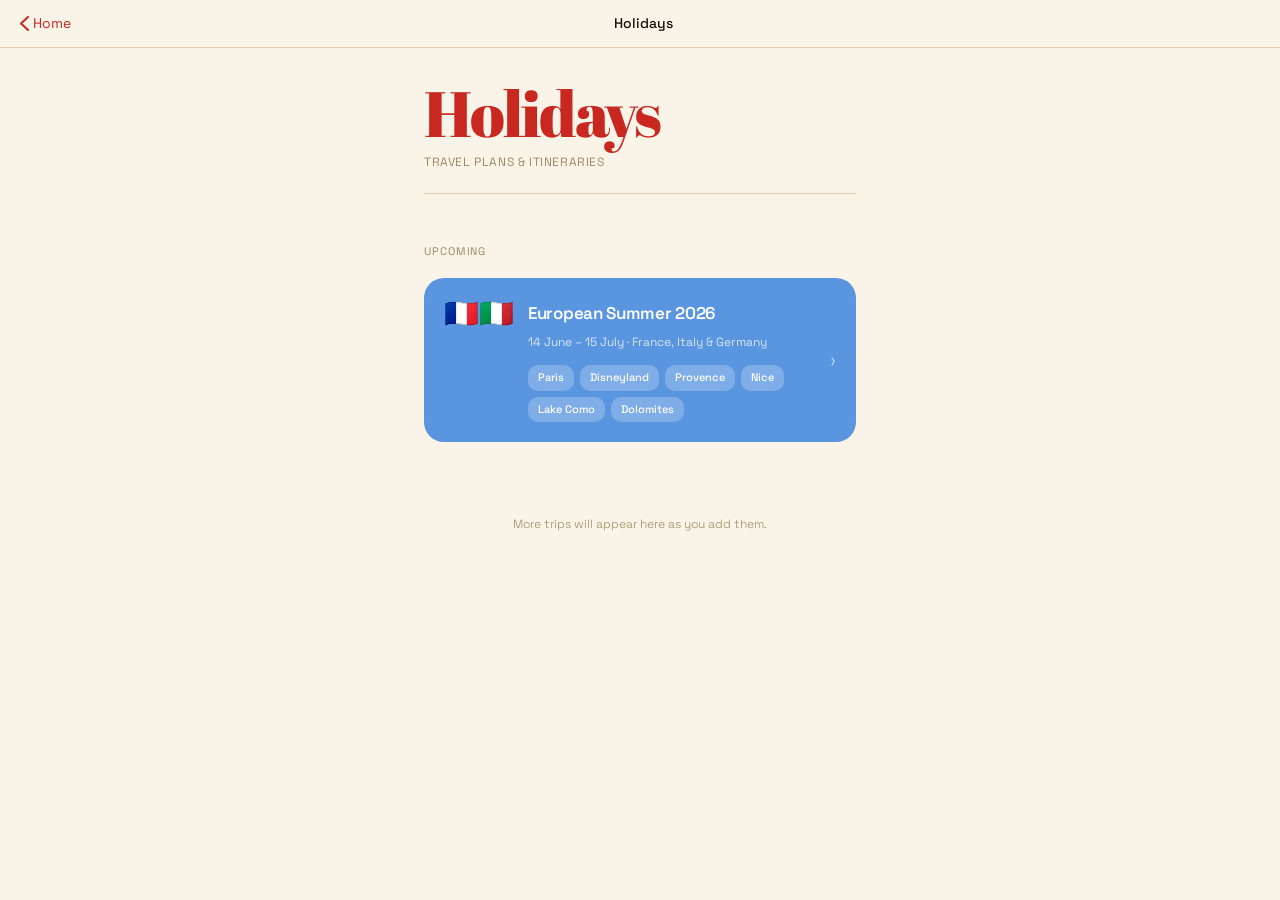
<file: holidays.html>
<!DOCTYPE html>
<html lang="en">
<head>
  <meta charset="UTF-8">
  <meta name="viewport" content="width=device-width, initial-scale=1.0, viewport-fit=cover">
  <title>Holidays — Hannah</title>
  <link rel="manifest" href="/manifest.json">
  <meta name="apple-mobile-web-app-capable" content="yes">
  <meta name="apple-mobile-web-app-status-bar-style" content="default">
  <meta name="apple-mobile-web-app-title" content="Hannah">
  <meta name="theme-color" content="#FDFCFA">
  <link rel="preconnect" href="https://fonts.googleapis.com">
  <link href="https://fonts.googleapis.com/css2?family=Abril+Fatface&family=Space+Grotesk:wght@400;500;600;700&family=DM+Sans:opsz,wght@9..40,300;9..40,400&display=swap" rel="stylesheet">
  <link rel="stylesheet" href="style.css">
  <style>
    .page-header {
      max-width: 480px;
      margin: 0 auto;
      padding: 36px 24px 24px;
      animation: fadeUp 0.6s ease both;
    }

    .page-title {
      font-family: 'Abril Fatface', serif;
      font-weight: 400;
      font-size: 64px;
      color: var(--accent-warm);
      letter-spacing: -2px;
      line-height: 0.9;
      margin-bottom: 10px;
    }

    .page-subtitle {
      font-family: var(--font-heading);
      font-size: 12px;
      font-weight: 400;
      color: var(--subtitle);
      text-transform: uppercase;
      letter-spacing: 0.6px;
    }

    .page-divider {
      height: 1px;
      background: var(--divider);
      margin: 20px 0 0;
    }

    /* ---- Trip list ---- */
    .trips-wrap {
      max-width: 480px;
      margin: 0 auto;
      padding: 24px 24px 60px;
    }

    .trips-label {
      font-family: var(--font-heading);
      font-size: 11px;
      font-weight: 400;
      color: var(--subtitle);
      text-transform: uppercase;
      letter-spacing: 0.9px;
      margin-bottom: 16px;
    }

    .trip-card {
      background: #5A96E0;
      border-radius: 20px;
      padding: 20px 20px 20px;
      text-decoration: none;
      display: flex;
      align-items: flex-start;
      gap: 14px;
      margin-bottom: 12px;
      animation: fadeUp 0.6s ease both;
      transition: transform 0.15s ease;
      -webkit-tap-highlight-color: transparent;
    }

    .trip-card:active { transform: scale(0.97); }

    .trip-flags {
      font-size: 28px;
      line-height: 1;
      flex-shrink: 0;
      padding-top: 2px;
    }

    .trip-info { flex: 1; }

    .trip-name {
      font-family: var(--font-heading);
      font-size: 17px;
      font-weight: 600;
      color: #fff;
      letter-spacing: -0.3px;
      margin-bottom: 4px;
    }

    .trip-dates {
      font-family: var(--font-heading);
      font-size: 12px;
      font-weight: 400;
      color: rgba(255,255,255,0.75);
      margin-bottom: 12px;
    }

    .trip-stops {
      display: flex;
      flex-wrap: wrap;
      gap: 6px;
    }

    .trip-stop {
      font-family: var(--font-heading);
      font-size: 11px;
      font-weight: 500;
      color: #fff;
      background: rgba(255,255,255,0.22);
      padding: 3px 10px;
      border-radius: 10px;
    }

    .trip-chevron {
      flex-shrink: 0;
      color: rgba(255,255,255,0.6);
      font-size: 22px;
      font-weight: 300;
      padding-top: 2px;
      align-self: center;
    }

    /* ---- Future trips placeholder ---- */
    .add-trip {
      max-width: 480px;
      margin: 0 auto;
      padding: 0 24px;
      font-family: var(--font-heading);
      font-size: 12px;
      font-weight: 300;
      color: var(--subtitle);
      text-align: center;
    }
  </style>
</head>
<body>

<!-- Site nav -->
<nav class="site-nav">
  <a class="site-nav-back" href="index.html">
    <svg viewBox="0 0 9 15"><polyline points="8,1 1,7.5 8,14"/></svg>
    Home
  </a>
  <span class="site-nav-title">Holidays</span>
</nav>

<!-- Page header -->
<div class="page-header">
  <div class="page-title">Holidays</div>
  <div class="page-subtitle">Travel plans &amp; itineraries</div>
  <div class="page-divider"></div>
</div>

<!-- Trip list -->
<div class="trips-wrap">
  <div class="trips-label">Upcoming</div>

  <a class="trip-card" href="europe-2026.html">
    <div class="trip-flags">🇫🇷🇮🇹</div>
    <div class="trip-info">
      <div class="trip-name">European Summer 2026</div>
      <div class="trip-dates">14 June – 15 July · France, Italy &amp; Germany</div>
      <div class="trip-stops">
        <span class="trip-stop">Paris</span>
        <span class="trip-stop">Disneyland</span>
        <span class="trip-stop">Provence</span>
        <span class="trip-stop">Nice</span>
        <span class="trip-stop">Lake Como</span>
        <span class="trip-stop">Dolomites</span>
      </div>
    </div>
    <div class="trip-chevron">›</div>
  </a>

</div>

<div class="add-trip">More trips will appear here as you add them.</div>

<script>
  if ('serviceWorker' in navigator) {
    navigator.serviceWorker.register('/sw.js').catch(() => {});
  }
</script>

</body>
</html>
</file>
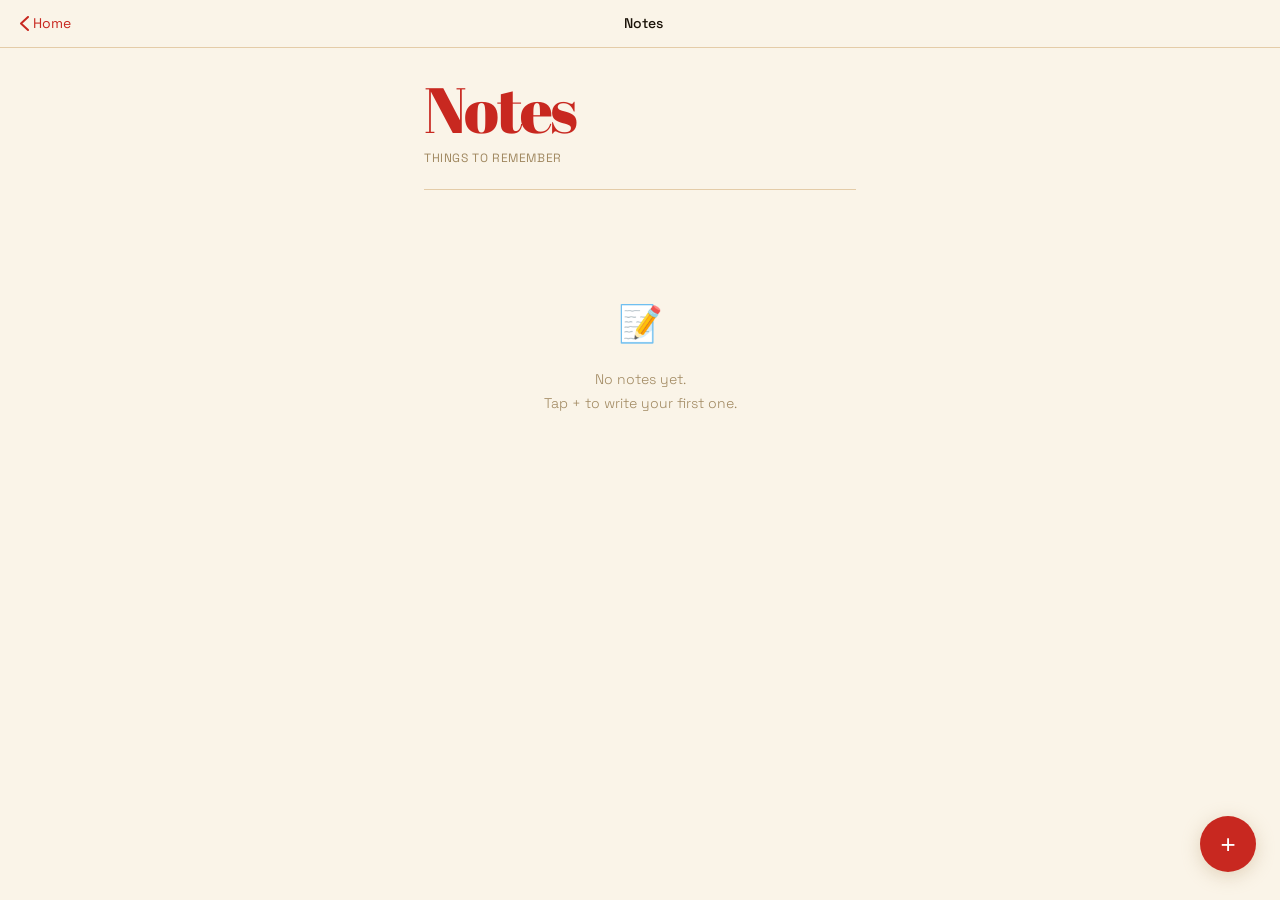
<file: notes.html>
<!DOCTYPE html>
<html lang="en">
<head>
  <meta charset="UTF-8">
  <meta name="viewport" content="width=device-width, initial-scale=1.0, viewport-fit=cover">
  <title>Notes — Hannah</title>
  <link rel="manifest" href="/manifest.json">
  <meta name="apple-mobile-web-app-capable" content="yes">
  <meta name="apple-mobile-web-app-status-bar-style" content="default">
  <meta name="apple-mobile-web-app-title" content="Hannah">
  <meta name="theme-color" content="#FDFCFA">
  <link rel="preconnect" href="https://fonts.googleapis.com">
  <link href="https://fonts.googleapis.com/css2?family=Abril+Fatface&family=Space+Grotesk:wght@400;500;600;700&family=DM+Sans:opsz,wght@9..40,300;9..40,400&display=swap" rel="stylesheet">
  <link rel="stylesheet" href="style.css">
  <style>
    /* ---- Page header ---- */
    .page-header {
      max-width: 480px;
      margin: 0 auto;
      padding: 32px 24px 22px;
      animation: fadeUp 0.6s ease both;
    }
    .page-title {
      font-family: 'Abril Fatface', serif;
      font-weight: 400;
      font-size: 64px;
      color: var(--accent-warm);
      letter-spacing: -2px;
      line-height: 0.9;
      margin-bottom: 10px;
    }
    .page-subtitle {
      font-family: var(--font-heading);
      font-size: 12px;
      font-weight: 400;
      color: var(--subtitle);
      text-transform: uppercase;
      letter-spacing: 0.6px;
    }
    .page-divider {
      height: 1px;
      background: var(--divider);
      margin: 20px 0 0;
    }

    /* ---- Notes list ---- */
    .notes-wrap {
      max-width: 480px;
      margin: 0 auto;
      padding: 20px 24px 100px;
    }

    .note-card {
      border-radius: 18px;
      padding: 16px 18px;
      margin-bottom: 10px;
      cursor: pointer;
      -webkit-tap-highlight-color: transparent;
      animation: fadeUp 0.5s ease both;
      transition: transform 0.12s ease;
    }
    .note-card:active { transform: scale(0.97); }
    .note-card-blue  { background: #5A96E0; }
    .note-card-coral { background: #E86448; }
    .note-card-yellow { background: #F5C428; }
    .note-card-teal  { background: #4CBAA4; }

    .note-card-title {
      font-family: var(--font-heading);
      font-size: 15px;
      font-weight: 600;
      color: #fff;
      margin-bottom: 4px;
      white-space: nowrap;
      overflow: hidden;
      text-overflow: ellipsis;
    }
    .note-card-yellow .note-card-title { color: var(--title); }

    .note-card-preview {
      font-size: 13px;
      color: rgba(255,255,255,0.75);
      white-space: nowrap;
      overflow: hidden;
      text-overflow: ellipsis;
      margin-bottom: 8px;
    }
    .note-card-yellow .note-card-preview { color: rgba(26,18,8,0.6); }

    .note-card-date {
      font-family: var(--font-heading);
      font-size: 11px;
      font-weight: 400;
      color: rgba(255,255,255,0.5);
    }
    .note-card-yellow .note-card-date { color: rgba(26,18,8,0.4); }

    .empty-state {
      text-align: center;
      padding: 60px 24px;
      animation: fadeUp 0.6s ease both;
    }
    .empty-icon { font-size: 36px; margin-bottom: 12px; }
    .empty-text {
      font-family: var(--font-heading);
      font-size: 14px;
      font-weight: 300;
      color: var(--subtitle);
      line-height: 1.7;
    }

    /* ---- Add button (floating) ---- */
    .add-btn {
      position: fixed;
      bottom: calc(28px + env(safe-area-inset-bottom, 0px));
      right: 24px;
      width: 56px;
      height: 56px;
      border-radius: 50%;
      background: var(--accent-warm);
      border: none;
      color: #fff;
      font-size: 26px;
      line-height: 1;
      cursor: pointer;
      display: flex;
      align-items: center;
      justify-content: center;
      box-shadow: 0 4px 18px rgba(196, 168, 130, 0.45);
      transition: transform 0.15s ease;
      -webkit-tap-highlight-color: transparent;
    }
    .add-btn:active { transform: scale(0.92); }

    /* ---- Edit view ---- */
    .edit-view {
      display: none;
      max-width: 480px;
      margin: 0 auto;
    }
    .edit-view.visible { display: block; }

    .edit-toolbar {
      display: flex;
      align-items: center;
      justify-content: space-between;
      padding: 16px 24px 12px;
      max-width: 480px;
      margin: 0 auto;
    }

    .edit-back {
      font-family: var(--font-heading);
      font-size: 14px;
      font-weight: 400;
      color: var(--accent-warm);
      cursor: pointer;
      display: flex;
      align-items: center;
      gap: 4px;
      padding: 6px 0;
      -webkit-tap-highlight-color: transparent;
      background: none;
      border: none;
    }
    .edit-back svg {
      width: 9px; height: 15px;
      stroke: var(--accent-warm);
      fill: none;
      stroke-width: 2;
      stroke-linecap: round;
      stroke-linejoin: round;
    }

    .edit-delete {
      font-family: var(--font-heading);
      font-size: 13px;
      font-weight: 400;
      color: #C4887A;
      cursor: pointer;
      padding: 6px 0;
      background: none;
      border: none;
      -webkit-tap-highlight-color: transparent;
    }

    .edit-area-wrap {
      padding: 8px 24px 120px;
    }

    .note-textarea {
      width: 100%;
      min-height: 65vh;
      border: none;
      outline: none;
      resize: none;
      background: transparent;
      font-family: var(--font-body);
      font-size: 15px;
      font-weight: 300;
      color: var(--title);
      line-height: 1.85;
      caret-color: var(--accent-warm);
    }

    .note-textarea::placeholder {
      color: var(--divider);
    }

    .edit-meta {
      font-family: var(--font-heading);
      font-size: 11px;
      font-weight: 300;
      color: var(--divider);
      padding: 0 24px 12px;
      max-width: 480px;
      margin: 0 auto;
    }

    /* ---- List/edit toggle ---- */
    .list-view { display: block; }
    .list-view.hidden { display: none; }
  </style>
</head>
<body>

<!-- Site nav (updates dynamically) -->
<nav class="site-nav" id="site-nav">
  <a class="site-nav-back" href="index.html">
    <svg viewBox="0 0 9 15"><polyline points="8,1 1,7.5 8,14"/></svg>
    Home
  </a>
  <span class="site-nav-title">Notes</span>
</nav>

<!-- LIST VIEW -->
<div class="list-view" id="list-view">

  <div class="page-header">
    <div class="page-title">Notes</div>
    <div class="page-subtitle">Things to remember</div>
    <div class="page-divider"></div>
  </div>

  <div class="notes-wrap" id="notes-list">
    <!-- notes rendered here by JS -->
  </div>

  <button class="add-btn" id="add-btn" title="New note">+</button>

</div>

<!-- EDIT VIEW -->
<div class="edit-view" id="edit-view">

  <div class="edit-toolbar">
    <button class="edit-back" id="edit-back">
      <svg viewBox="0 0 9 15"><polyline points="8,1 1,7.5 8,14"/></svg>
      Notes
    </button>
    <button class="edit-delete" id="edit-delete">Delete</button>
  </div>

  <div class="edit-meta" id="edit-meta"></div>

  <div class="edit-area-wrap">
    <textarea class="note-textarea" id="note-textarea" placeholder="Start typing…"></textarea>
  </div>

</div>

<script>
  const STORE_KEY = 'hannah-notes';
  let notes = [];
  let activeId = null;
  let saveTimer = null;

  function load() {
    try { notes = JSON.parse(localStorage.getItem(STORE_KEY)) || []; }
    catch { notes = []; }
  }

  function save() {
    localStorage.setItem(STORE_KEY, JSON.stringify(notes));
  }

  function formatDate(iso) {
    const d = new Date(iso);
    return d.toLocaleDateString('en-GB', { day: 'numeric', month: 'short', year: 'numeric' });
  }

  function noteTitle(body) {
    const firstLine = (body || '').split('\n')[0].trim();
    return firstLine || 'Untitled note';
  }

  function notePreview(body) {
    const lines = (body || '').split('\n').filter(l => l.trim());
    const preview = lines.slice(1).join(' ').trim();
    return preview || '—';
  }

  function renderList() {
    const wrap = document.getElementById('notes-list');
    if (notes.length === 0) {
      wrap.innerHTML = `
        <div class="empty-state">
          <div class="empty-icon">📝</div>
          <div class="empty-text">No notes yet.<br>Tap + to write your first one.</div>
        </div>`;
      return;
    }
    const COLOURS = ['blue', 'coral', 'yellow', 'teal'];
    const sorted = [...notes].sort((a, b) => new Date(b.modified) - new Date(a.modified));
    wrap.innerHTML = sorted.map((n, i) => `
      <div class="note-card note-card-${COLOURS[i % 4]}" data-id="${n.id}" style="animation-delay:${i * 0.04}s">
        <div class="note-card-title">${escHtml(noteTitle(n.body))}</div>
        <div class="note-card-preview">${escHtml(notePreview(n.body))}</div>
        <div class="note-card-date">${formatDate(n.modified)}</div>
      </div>`).join('');
    wrap.querySelectorAll('.note-card').forEach(el => {
      el.addEventListener('click', () => openNote(el.dataset.id));
    });
  }

  function escHtml(s) {
    return s.replace(/&/g,'&amp;').replace(/</g,'&lt;').replace(/>/g,'&gt;');
  }

  function openNote(id) {
    activeId = id;
    const note = notes.find(n => n.id === id);
    if (!note) return;
    document.getElementById('note-textarea').value = note.body;
    document.getElementById('edit-meta').textContent = `Last edited ${formatDate(note.modified)}`;
    showEditView();
  }

  function newNote() {
    const note = { id: Date.now().toString(), body: '', modified: new Date().toISOString() };
    notes.unshift(note);
    save();
    activeId = note.id;
    document.getElementById('note-textarea').value = '';
    document.getElementById('edit-meta').textContent = 'Just now';
    showEditView();
    setTimeout(() => document.getElementById('note-textarea').focus(), 100);
  }

  function showEditView() {
    document.getElementById('list-view').classList.add('hidden');
    document.getElementById('edit-view').classList.add('visible');
  }

  function showListView() {
    document.getElementById('edit-view').classList.remove('visible');
    document.getElementById('list-view').classList.remove('hidden');
    renderList();
  }

  function saveCurrentNote() {
    if (!activeId) return;
    const body = document.getElementById('note-textarea').value;
    const note = notes.find(n => n.id === activeId);
    if (note) {
      note.body = body;
      note.modified = new Date().toISOString();
      save();
    }
  }

  // Wire up events
  document.getElementById('add-btn').addEventListener('click', newNote);

  document.getElementById('edit-back').addEventListener('click', () => {
    saveCurrentNote();
    // Remove note if it was left empty
    notes = notes.filter(n => n.id !== activeId || n.body.trim());
    save();
    activeId = null;
    showListView();
  });

  document.getElementById('edit-delete').addEventListener('click', () => {
    if (!activeId) return;
    if (!confirm('Delete this note?')) return;
    notes = notes.filter(n => n.id !== activeId);
    save();
    activeId = null;
    showListView();
  });

  document.getElementById('note-textarea').addEventListener('input', () => {
    clearTimeout(saveTimer);
    saveTimer = setTimeout(saveCurrentNote, 600);
  });

  // Handle phone back gesture / browser back from edit view
  window.addEventListener('popstate', () => {
    if (document.getElementById('edit-view').classList.contains('visible')) {
      saveCurrentNote();
      notes = notes.filter(n => n.id !== activeId || n.body.trim());
      save();
      activeId = null;
      showListView();
    }
  });

  load();
  renderList();

  if ('serviceWorker' in navigator) {
    navigator.serviceWorker.register('/sw.js').catch(() => {});
  }
</script>

</body>
</html>
</file>
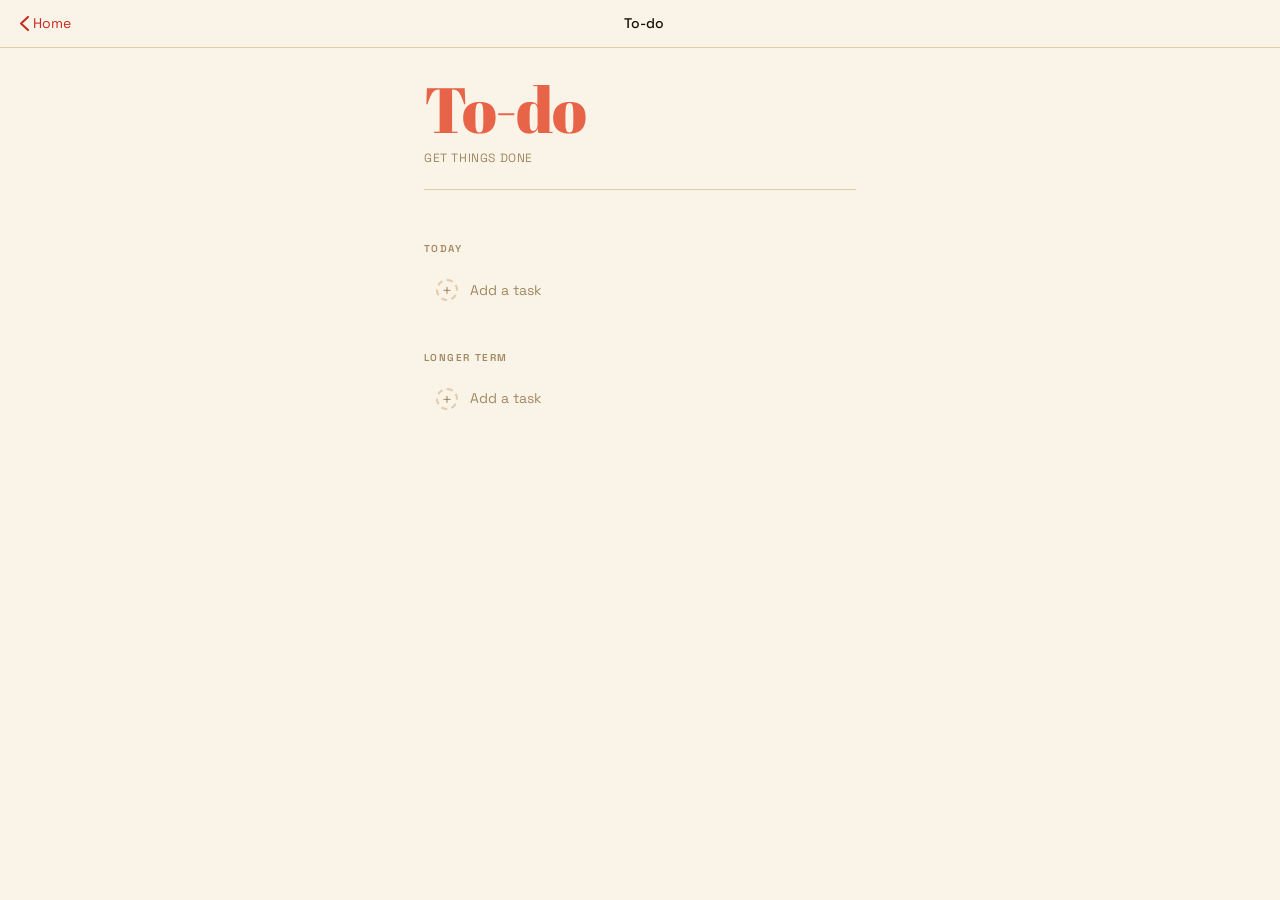
<file: todo.html>
<!DOCTYPE html>
<html lang="en">
<head>
  <meta charset="UTF-8">
  <meta name="viewport" content="width=device-width, initial-scale=1.0, viewport-fit=cover">
  <title>To-do — Hannah</title>
  <link rel="manifest" href="/manifest.json">
  <meta name="apple-mobile-web-app-capable" content="yes">
  <meta name="apple-mobile-web-app-status-bar-style" content="default">
  <meta name="apple-mobile-web-app-title" content="Hannah">
  <meta name="theme-color" content="#FAF4E8">
  <link rel="preconnect" href="https://fonts.googleapis.com">
  <link href="https://fonts.googleapis.com/css2?family=Abril+Fatface&family=Space+Grotesk:wght@400;500;600;700&family=DM+Sans:opsz,wght@9..40,300;9..40,400&display=swap" rel="stylesheet">
  <link rel="stylesheet" href="style.css">
  <style>
    .page-header {
      max-width: 480px;
      margin: 0 auto;
      padding: 32px 24px 22px;
      animation: fadeUp 0.6s ease both;
    }
    .page-title {
      font-family: 'Abril Fatface', serif;
      font-weight: 400;
      font-size: 64px;
      color: #E86448;
      letter-spacing: -2px;
      line-height: 0.9;
      margin-bottom: 10px;
    }
    .page-subtitle {
      font-family: var(--font-heading);
      font-size: 12px;
      font-weight: 400;
      color: var(--subtitle);
      text-transform: uppercase;
      letter-spacing: 0.6px;
    }
    .page-divider {
      height: 1px;
      background: var(--divider);
      margin: 20px 0 0;
    }

    /* ---- Sections ---- */
    .todo-wrap {
      max-width: 480px;
      margin: 0 auto;
      padding: 28px 24px 100px;
    }

    .todo-section {
      margin-bottom: 36px;
      animation: fadeUp 0.5s ease both;
    }
    .todo-section:nth-child(2) { animation-delay: 0.06s; }

    .section-label {
      font-family: var(--font-heading);
      font-size: 10px;
      font-weight: 600;
      color: var(--subtitle);
      text-transform: uppercase;
      letter-spacing: 1.4px;
      margin-bottom: 10px;
    }

    /* ---- Task rows ---- */
    .task-row {
      display: flex;
      align-items: center;
      gap: 12px;
      padding: 11px 14px 11px 12px;
      background: var(--callout-bg);
      border-radius: 14px;
      margin-bottom: 6px;
      transition: opacity 0.2s ease;
      -webkit-tap-highlight-color: transparent;
    }

    .task-check {
      width: 22px;
      height: 22px;
      border-radius: 50%;
      border: 2px solid var(--divider);
      flex-shrink: 0;
      cursor: pointer;
      display: flex;
      align-items: center;
      justify-content: center;
      transition: border-color 0.15s ease, background 0.15s ease;
      -webkit-tap-highlight-color: transparent;
    }
    .task-check.done {
      border-color: #E86448;
      background: #E86448;
    }
    .task-check.done::after {
      content: '';
      width: 5px;
      height: 9px;
      border: 2px solid #fff;
      border-top: none;
      border-left: none;
      transform: rotate(45deg) translateY(-1px);
      display: block;
    }

    .task-text {
      font-family: var(--font-heading);
      font-size: 14px;
      font-weight: 500;
      color: var(--title);
      flex: 1;
      min-width: 0;
      line-height: 1.4;
      word-break: break-word;
      cursor: pointer;
    }
    .task-text.done {
      color: var(--subtitle);
      text-decoration: line-through;
      text-decoration-color: var(--divider);
    }

    .task-delete {
      width: 28px;
      height: 28px;
      display: flex;
      align-items: center;
      justify-content: center;
      cursor: pointer;
      flex-shrink: 0;
      opacity: 0;
      transition: opacity 0.15s ease;
      -webkit-tap-highlight-color: transparent;
      background: none;
      border: none;
      color: var(--subtitle);
      font-size: 18px;
      line-height: 1;
      border-radius: 50%;
    }
    .task-row:hover .task-delete,
    .task-row.show-delete .task-delete {
      opacity: 1;
    }

    /* ---- Add task row ---- */
    .add-row {
      display: flex;
      align-items: center;
      gap: 12px;
      padding: 10px 14px 10px 12px;
      cursor: pointer;
      -webkit-tap-highlight-color: transparent;
    }

    .add-plus {
      width: 22px;
      height: 22px;
      border-radius: 50%;
      border: 2px dashed var(--divider);
      flex-shrink: 0;
      display: flex;
      align-items: center;
      justify-content: center;
      color: var(--subtitle);
      font-size: 16px;
      line-height: 1;
      font-weight: 300;
    }

    .add-label {
      font-family: var(--font-heading);
      font-size: 14px;
      font-weight: 400;
      color: var(--subtitle);
    }

    /* ---- Inline input ---- */
    .add-input-row {
      display: none;
      align-items: center;
      gap: 12px;
      padding: 8px 14px 8px 12px;
      background: var(--callout-bg);
      border-radius: 14px;
      margin-bottom: 6px;
    }
    .add-input-row.visible { display: flex; }

    .add-input-dot {
      width: 22px;
      height: 22px;
      border-radius: 50%;
      border: 2px solid var(--divider);
      flex-shrink: 0;
    }

    .add-input {
      flex: 1;
      border: none;
      outline: none;
      background: transparent;
      font-family: var(--font-heading);
      font-size: 14px;
      font-weight: 500;
      color: var(--title);
      caret-color: #E86448;
    }
    .add-input::placeholder { color: var(--divider); }

    /* ---- Clear completed ---- */
    .clear-btn {
      font-family: var(--font-heading);
      font-size: 11px;
      font-weight: 400;
      color: var(--subtitle);
      background: none;
      border: none;
      cursor: pointer;
      padding: 6px 0 0;
      -webkit-tap-highlight-color: transparent;
      display: none;
    }
    .clear-btn.visible { display: block; }
  </style>
</head>
<body>

<nav class="site-nav">
  <a class="site-nav-back" href="index.html">
    <svg viewBox="0 0 9 15"><polyline points="8,1 1,7.5 8,14"/></svg>
    Home
  </a>
  <span class="site-nav-title">To-do</span>
</nav>

<div class="page-header">
  <div class="page-title">To-do</div>
  <div class="page-subtitle">Get things done</div>
  <div class="page-divider"></div>
</div>

<div class="todo-wrap">

  <!-- TODAY -->
  <div class="todo-section">
    <div class="section-label">Today</div>
    <div class="task-list" id="list-today"></div>
    <div class="add-input-row" id="input-today">
      <div class="add-input-dot"></div>
      <input class="add-input" type="text" placeholder="New task…" data-section="today">
    </div>
    <div class="add-row" id="add-today">
      <div class="add-plus">+</div>
      <span class="add-label">Add a task</span>
    </div>
    <button class="clear-btn" id="clear-today">Clear completed</button>
  </div>

  <!-- LONGER TERM -->
  <div class="todo-section">
    <div class="section-label">Longer term</div>
    <div class="task-list" id="list-later"></div>
    <div class="add-input-row" id="input-later">
      <div class="add-input-dot"></div>
      <input class="add-input" type="text" placeholder="New task…" data-section="later">
    </div>
    <div class="add-row" id="add-later">
      <div class="add-plus">+</div>
      <span class="add-label">Add a task</span>
    </div>
    <button class="clear-btn" id="clear-later">Clear completed</button>
  </div>

</div>

<script>
  const STORE_KEY = 'hannah-todos';
  let data = { today: [], later: [] };

  function load() {
    try { data = JSON.parse(localStorage.getItem(STORE_KEY)) || { today: [], later: [] }; }
    catch { data = { today: [], later: [] }; }
    if (!data.today) data.today = [];
    if (!data.later) data.later = [];
  }

  function save() {
    localStorage.setItem(STORE_KEY, JSON.stringify(data));
  }

  function escHtml(s) {
    return String(s).replace(/&/g,'&amp;').replace(/</g,'&lt;').replace(/>/g,'&gt;');
  }

  function renderSection(section) {
    const list = document.getElementById(`list-${section}`);
    const clearBtn = document.getElementById(`clear-${section}`);
    const tasks = data[section];

    list.innerHTML = tasks.map(t => `
      <div class="task-row" data-id="${t.id}" data-section="${section}">
        <div class="task-check ${t.done ? 'done' : ''}" data-action="toggle"></div>
        <span class="task-text ${t.done ? 'done' : ''}" data-action="toggle">${escHtml(t.text)}</span>
        <button class="task-delete" data-action="delete" aria-label="Delete">×</button>
      </div>`).join('');

    const hasDone = tasks.some(t => t.done);
    clearBtn.classList.toggle('visible', hasDone);
  }

  function render() {
    renderSection('today');
    renderSection('later');
  }

  function addTask(section, text) {
    const trimmed = text.trim();
    if (!trimmed) return;
    data[section].push({ id: Date.now().toString(), text: trimmed, done: false });
    save();
    renderSection(section);
  }

  function toggleTask(section, id) {
    const task = data[section].find(t => t.id === id);
    if (task) { task.done = !task.done; save(); renderSection(section); }
  }

  function deleteTask(section, id) {
    data[section] = data[section].filter(t => t.id !== id);
    save();
    renderSection(section);
  }

  function clearDone(section) {
    data[section] = data[section].filter(t => !t.done);
    save();
    renderSection(section);
  }

  function showInput(section) {
    document.getElementById(`add-${section}`).style.display = 'none';
    const row = document.getElementById(`input-${section}`);
    row.classList.add('visible');
    row.querySelector('input').focus();
  }

  function hideInput(section) {
    document.getElementById(`input-${section}`).classList.remove('visible');
    document.getElementById(`input-${section}`).querySelector('input').value = '';
    document.getElementById(`add-${section}`).style.display = '';
  }

  // Wire up add buttons
  ['today', 'later'].forEach(section => {
    document.getElementById(`add-${section}`).addEventListener('click', () => showInput(section));
    document.getElementById(`clear-${section}`).addEventListener('click', () => clearDone(section));

    const input = document.querySelector(`#input-${section} input`);
    input.addEventListener('keydown', e => {
      if (e.key === 'Enter') {
        addTask(section, input.value);
        input.value = '';
        input.focus();
      }
      if (e.key === 'Escape') hideInput(section);
    });
    input.addEventListener('blur', () => {
      if (!input.value.trim()) hideInput(section);
      else { addTask(section, input.value); hideInput(section); }
    });
  });

  // Wire up task actions (delegated)
  document.querySelector('.todo-wrap').addEventListener('click', e => {
    const row = e.target.closest('.task-row');
    if (!row) return;
    const action = e.target.dataset.action || e.target.closest('[data-action]')?.dataset.action;
    const section = row.dataset.section;
    const id = row.dataset.id;
    if (action === 'toggle') toggleTask(section, id);
    if (action === 'delete') deleteTask(section, id);
  });

  // Show delete button on touch hold (mobile)
  document.querySelector('.todo-wrap').addEventListener('touchstart', e => {
    const row = e.target.closest('.task-row');
    if (!row || e.target.dataset.action) return;
    const timer = setTimeout(() => row.classList.add('show-delete'), 400);
    row.addEventListener('touchend', () => clearTimeout(timer), { once: true });
    row.addEventListener('touchmove', () => clearTimeout(timer), { once: true });
  });

  load();
  render();

  if ('serviceWorker' in navigator) {
    navigator.serviceWorker.register('/sw.js').catch(() => {});
  }
</script>

</body>
</html>
</file>
<file: style.css>
/* =============================================
   Shared design tokens & layout — Hannah's site
   ============================================= */

:root {
  --bg: #FAF4E8;
  --title: #1A1208;
  --body: #5A4840;
  --subtitle: #A08860;
  --divider: #E4CCA8;
  --callout-bg: #F2E8D4;
  --callout-text: #5A4438;
  --accent-warm: #C82820;
  --badge-booked: #3A7A50;
  --badge-booked-bg: #D8F0E4;
  --badge-action: #B07010;
  --badge-action-bg: #FBF0D8;
  --font-heading: 'Space Grotesk', 'Calibri', sans-serif;
  --font-body: 'DM Sans', 'Calibri', sans-serif;
  --font-display: 'Space Grotesk', sans-serif;
  --nav-height: 48px;
}

* { margin: 0; padding: 0; box-sizing: border-box; }
html { scroll-behavior: smooth; }

body {
  font-family: var(--font-body);
  font-weight: 300;
  font-size: 15px;
  color: var(--body);
  background: var(--bg);
  line-height: 1.78;
  -webkit-font-smoothing: antialiased;
  padding-top: calc(var(--nav-height) + env(safe-area-inset-top, 0px));
  padding-bottom: env(safe-area-inset-bottom, 0px);
}

/* ---- SITE NAV BAR (fixed, top of every page) ---- */
.site-nav {
  position: fixed;
  top: env(safe-area-inset-top, 0px);
  left: 0;
  right: 0;
  z-index: 300;
  height: var(--nav-height);
  background: rgba(250, 244, 232, 0.95);
  backdrop-filter: blur(14px);
  -webkit-backdrop-filter: blur(14px);
  border-bottom: 1px solid var(--divider);
  display: flex;
  align-items: center;
  padding: 0 20px;
  gap: 8px;
}

.site-nav-back {
  font-family: var(--font-heading);
  font-size: 14px;
  font-weight: 400;
  color: var(--accent-warm);
  text-decoration: none;
  display: flex;
  align-items: center;
  gap: 4px;
  padding: 8px 8px 8px 0;
  flex-shrink: 0;
}

.site-nav-back svg {
  width: 9px;
  height: 15px;
  stroke: var(--accent-warm);
  fill: none;
  stroke-width: 2;
  stroke-linecap: round;
  stroke-linejoin: round;
}

.site-nav-title {
  font-family: var(--font-heading);
  font-size: 14px;
  font-weight: 500;
  color: var(--title);
  flex: 1;
  text-align: center;
  padding-right: 60px;
}

/* ---- ANIMATIONS ---- */
@keyframes fadeUp {
  from { opacity: 0; transform: translateY(14px); }
  to   { opacity: 1; transform: translateY(0); }
}
</file>
